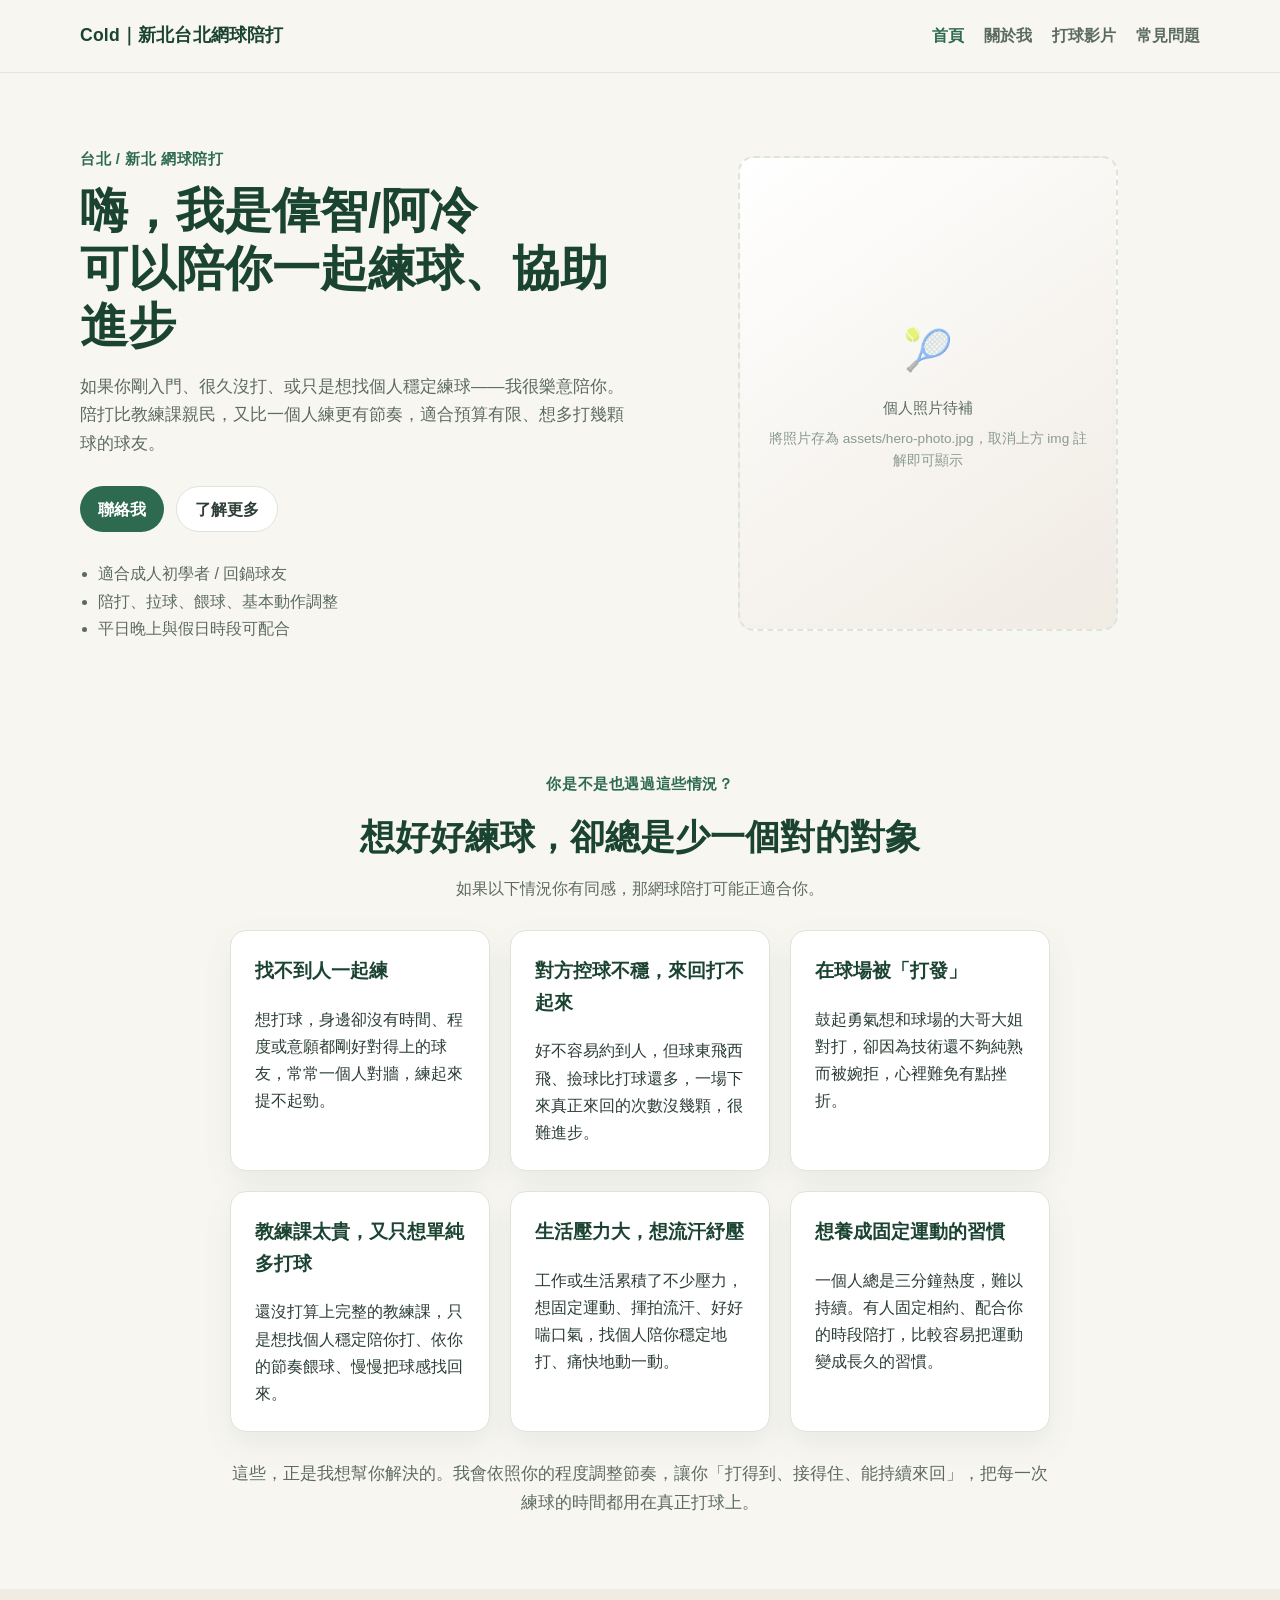
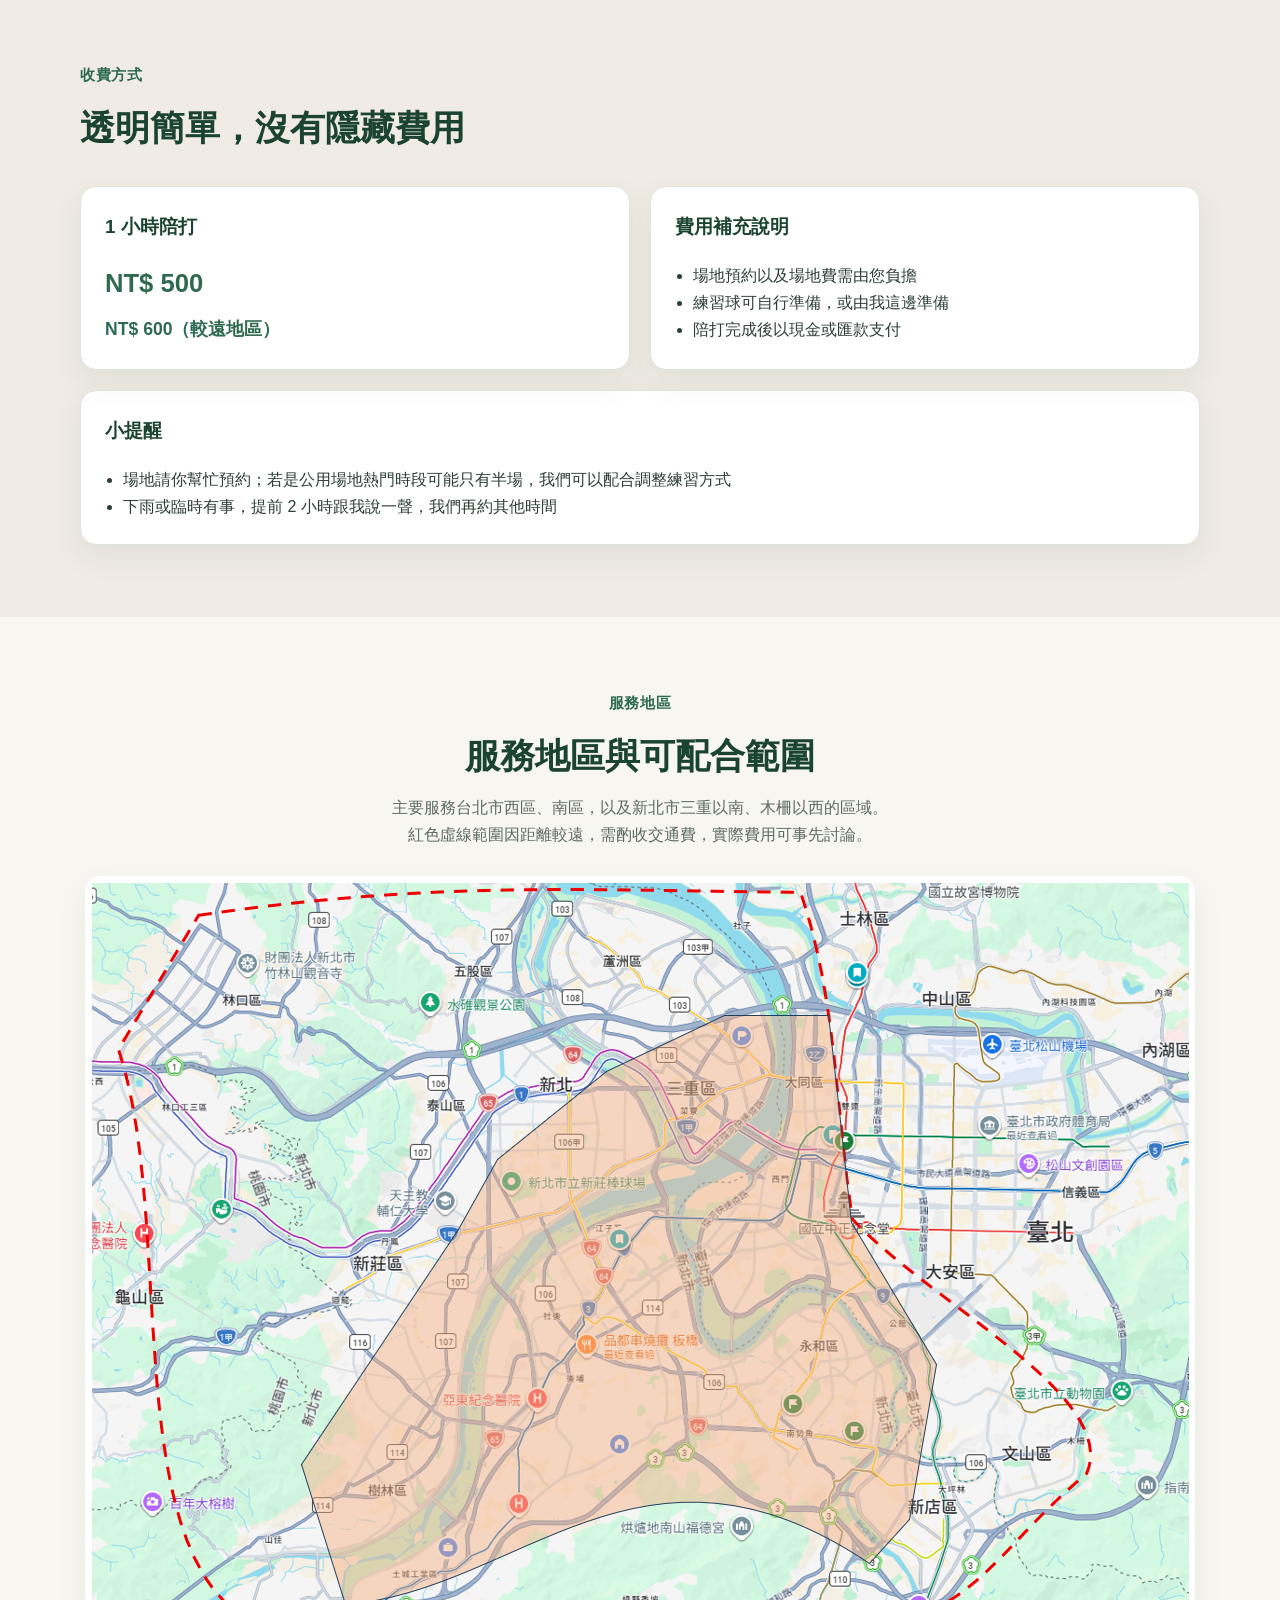
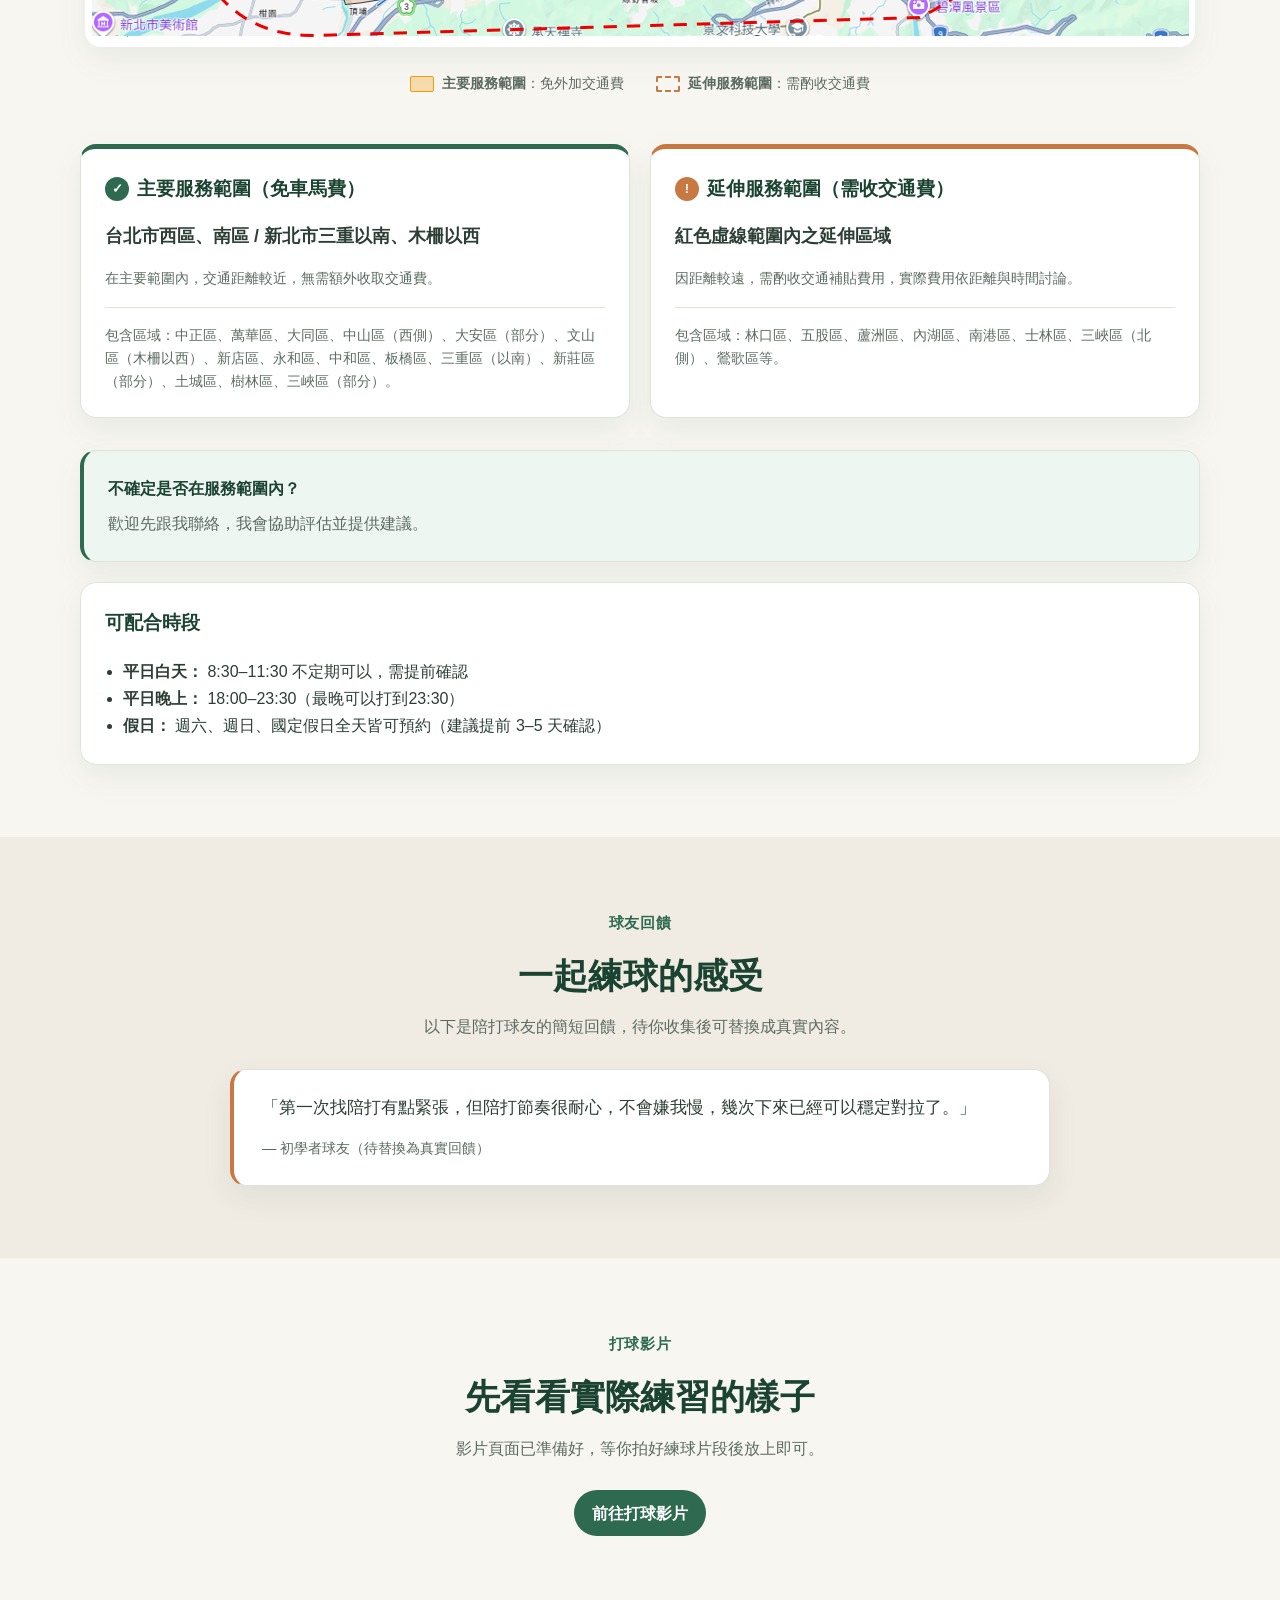
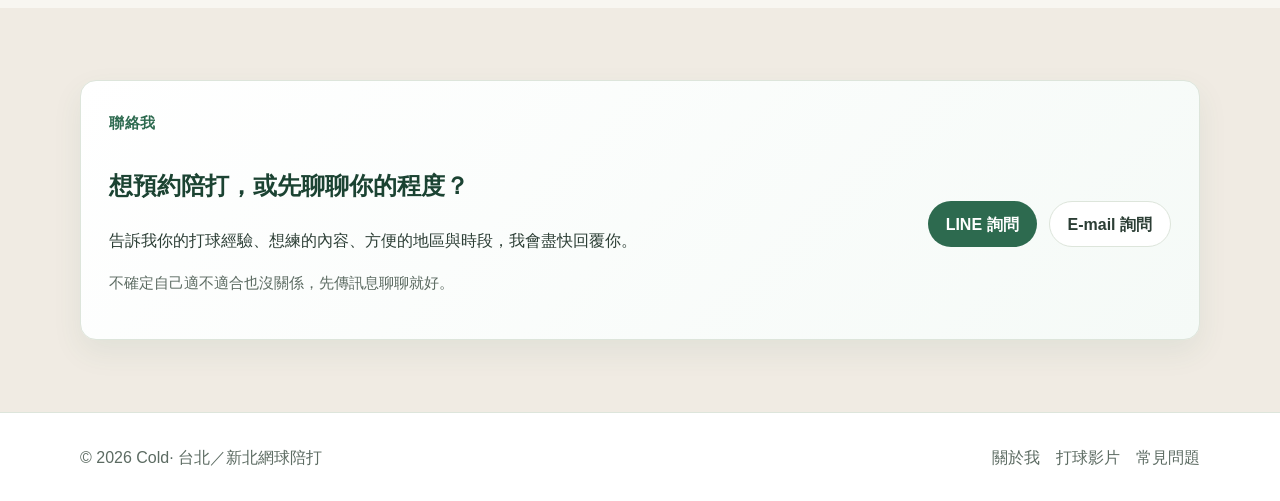
<file: index.html>
<!DOCTYPE html>
<html lang="zh-Hant">
<head>
  <meta charset="UTF-8" />
  <meta name="viewport" content="width=device-width, initial-scale=1.0" />
  <title>台北網球陪打｜成人初學者陪練、拉球、餵球｜[你的名字]</title>
  <meta name="description" content="提供台北／新北網球陪打服務，適合成人初學者、回鍋球友與想加強穩定拉球、餵球、球感與基本動作的人。可配合平日晚上與假日。" />
  <meta name="keywords" content="台北網球陪打, 新北網球陪打, 網球陪打, 網球陪練, 成人初學者網球, 網球餵球, 網球拉球" />
  <meta name="robots" content="noindex, nofollow" />

  <meta property="og:title" content="台北網球陪打｜成人初學者陪練、拉球、餵球｜[你的名字]" />
  <meta property="og:description" content="台北／新北網球陪打服務，適合成人初學者、回鍋球友與想增加穩定拉球、球感與擊球節奏的人。" />
  <meta property="og:type" content="website" />
  <meta property="og:locale" content="zh_TW" />

  <link rel="stylesheet" href="assets/style.css" />
</head>
<body>
  <header class="site-header">
    <div class="container nav-wrap">
      <a href="index.html" class="brand">Cold｜新北台北網球陪打</a>
      <nav class="nav">
        <a href="index.html" class="active">首頁</a>
        <a href="about.html">關於我</a>
        <a href="videos.html">打球影片</a>
        <a href="faq.html">常見問題</a>
      </nav>
    </div>
  </header>

  <main>
    <section class="hero">
      <div class="container hero-grid hero-grid--with-photo">
        <div class="hero-text">
          <p class="eyebrow">台北 / 新北 網球陪打</p>
          <h1>嗨，我是偉智/阿冷<br> 可以陪你一起練球、協助進步</h1>
          <p class="lead">
            如果你剛入門、很久沒打、或只是想找個人穩定練球——我很樂意陪你。
            陪打比教練課親民，又比一個人練更有節奏，適合預算有限、想多打幾顆球的球友。
          </p>

          <div class="hero-buttons">
            <a class="btn btn-primary" href="#contact">聯絡我</a>
            <a class="btn btn-secondary" href="about.html">了解更多</a>
          </div>

          <ul class="quick-points">
            <li>適合成人初學者 / 回鍋球友</li>
            <li>陪打、拉球、餵球、基本動作調整</li>
            <li>平日晚上與假日時段可配合</li>
          </ul>
        </div>

        <div class="photo-placeholder">
          <!-- 照片準備好後，取消下方註解並刪除 .photo-placeholder-text 區塊 -->
          <!-- <img src="assets/hero-photo.jpg" alt="[你的名字] 在球場練球的照片"> -->
          <div class="photo-placeholder-icon">🎾</div>
          <p class="photo-placeholder-text">
            個人照片待補
            <span>將照片存為 assets/hero-photo.jpg，取消上方 img 註解即可顯示</span>
          </p>
        </div>
      </div>
    </section>

    <section class="section">
      <div class="container narrow">
        <div class="section-heading section-heading--center">
          <p class="section-label">你是不是也遇過這些情況？</p>
          <h2>想好好練球，卻總是少一個對的對象</h2>
          <p class="section-desc">如果以下情況你有同感，那網球陪打可能正適合你。</p>
        </div>

        <div class="cards three-cols">
          <article class="card">
            <h3>找不到人一起練</h3>
            <p>
              想打球，身邊卻沒有時間、程度或意願都剛好對得上的球友，常常一個人對牆，練起來提不起勁。
            </p>
          </article>

          <article class="card">
            <h3>對方控球不穩，來回打不起來</h3>
            <p>
              好不容易約到人，但球東飛西飛、撿球比打球還多，一場下來真正來回的次數沒幾顆，很難進步。
            </p>
          </article>

          <article class="card">
            <h3>在球場被「打發」</h3>
            <p>
              鼓起勇氣想和球場的大哥大姐對打，卻因為技術還不夠純熟而被婉拒，心裡難免有點挫折。
            </p>
          </article>

          <article class="card">
            <h3>教練課太貴，又只想單純多打球</h3>
            <p>
              還沒打算上完整的教練課，只是想找個人穩定陪你打、依你的節奏餵球、慢慢把球感找回來。
            </p>
          </article>

          <article class="card">
            <h3>生活壓力大，想流汗紓壓</h3>
            <p>
              工作或生活累積了不少壓力，想固定運動、揮拍流汗、好好喘口氣，找個人陪你穩定地打、痛快地動一動。
            </p>
          </article>

          <article class="card">
            <h3>想養成固定運動的習慣</h3>
            <p>
              一個人總是三分鐘熱度，難以持續。有人固定相約、配合你的時段陪打，比較容易把運動變成長久的習慣。
            </p>
          </article>
        </div>

        <p class="lead" style="text-align: center; margin-top: 28px;">
          這些，正是我想幫你解決的。我會依照你的程度調整節奏，讓你「打得到、接得住、能持續來回」，把每一次練球的時間都用在真正打球上。
        </p>
      </div>
    </section>

    <section class="section section-alt">
      <div class="container">
        <div class="section-heading">
          <p class="section-label">收費方式</p>
          <h2>透明簡單，沒有隱藏費用</h2>
        </div>

        <div class="cards two-cols">
          <article class="card">
            <h3>1 小時陪打</h3>
            <p class="price">NT$ 500</p>
            <p class="price" style="font-size: 1.1rem;">NT$ 600（較遠地區）</p>
          </article>

          <article class="card">
            <h3>費用補充說明</h3>
            <ul class="list">
              <li>場地預約以及場地費需由您負擔</li>
              <li>練習球可自行準備，或由我這邊準備</li>
              <li>陪打完成後以現金或匯款支付</li>
            </ul>
          </article>
        </div>

        <div class="card note-card">
          <h3>小提醒</h3>
          <ul class="list">
            <li>場地請你幫忙預約；若是公用場地熱門時段可能只有半場，我們可以配合調整練習方式</li>
            <li>下雨或臨時有事，提前 2 小時跟我說一聲，我們再約其他時間</li>
          </ul>
        </div>
      </div>
    </section>

    <section class="section area-section">
      <div class="container">
        <div class="section-heading section-heading--center">
          <p class="section-label">服務地區</p>
          <h2>服務地區與可配合範圍</h2>
          <p class="section-desc">
            主要服務台北市西區、南區，以及新北市三重以南、木柵以西的區域。<br>
            紅色虛線範圍因距離較遠，需酌收交通費，實際費用可事先討論。
          </p>
        </div>

        <div class="map-container">
          <img src="assets/service-map.png" alt="網球陪打服務地區範圍地圖" class="responsive-map">

          <div class="map-legend">
            <div class="legend-item">
              <span class="legend-swatch legend-swatch--primary"></span>
              <span><strong>主要服務範圍</strong>：免外加交通費</span>
            </div>
            <div class="legend-item">
              <span class="legend-swatch legend-swatch--extension"></span>
              <span><strong>延伸服務範圍</strong>：需酌收交通費</span>
            </div>
          </div>
        </div>

        <div class="two-col" style="margin-bottom: 2rem;">
          <div class="card area-card area-card--primary">
            <h3>
              <span class="area-badge area-badge--primary">✓</span>
              主要服務範圍（免車馬費）
            </h3>
            <p class="area-card-title">台北市西區、南區 / 新北市三重以南、木柵以西</p>
            <p class="area-card-desc">在主要範圍內，交通距離較近，無需額外收取交通費。</p>
            <hr class="area-divider">
            <p class="area-regions">
              包含區域：中正區、萬華區、大同區、中山區（西側）、大安區（部分）、文山區（木柵以西）、新店區、永和區、中和區、板橋區、三重區（以南）、新莊區（部分）、土城區、樹林區、三峽區（部分）。
            </p>
          </div>

          <div class="card area-card area-card--extension">
            <h3>
              <span class="area-badge area-badge--extension">!</span>
              延伸服務範圍（需收交通費）
            </h3>
            <p class="area-card-title">紅色虛線範圍內之延伸區域</p>
            <p class="area-card-desc">因距離較遠，需酌收交通補貼費用，實際費用依距離與時間討論。</p>
            <hr class="area-divider">
            <p class="area-regions">
              包含區域：林口區、五股區、蘆洲區、內湖區、南港區、士林區、三峽區（北側）、鶯歌區等。
            </p>
          </div>
        </div>

        <div class="card note-card note-card--info">
          <h4>不確定是否在服務範圍內？</h4>
          <p style="margin: 0; color: var(--muted);">
            歡迎先跟我聯絡，我會協助評估並提供建議。
          </p>
        </div>

        <div class="card" style="margin-top: 20px;">
          <h3>可配合時段</h3>
          <ul class="list">
            <li><strong>平日白天：</strong> 8:30–11:30 不定期可以，需提前確認</li>
            <li><strong>平日晚上：</strong> 18:00–23:30（最晚可以打到23:30）</li>
            <li><strong>假日：</strong> 週六、週日、國定假日全天皆可預約（建議提前 3–5 天確認）</li>
          </ul>
        </div>
      </div>
    </section>

    <section class="section section-alt">
      <div class="container narrow">
        <div class="section-heading section-heading--center">
          <p class="section-label">球友回饋</p>
          <h2>一起練球的感受</h2>
          <p class="section-desc">以下是陪打球友的簡短回饋，待你收集後可替換成真實內容。</p>
        </div>

        <div class="testimonial">
          <blockquote>
            「第一次找陪打有點緊張，但陪打節奏很耐心，不會嫌我慢，幾次下來已經可以穩定對拉了。」
          </blockquote>
          <cite>— 初學者球友（待替換為真實回饋）</cite>
        </div>
      </div>
    </section>

    <section class="section">
      <div class="container">
        <div class="section-heading section-heading--center">
          <p class="section-label">打球影片</p>
          <h2>先看看實際練習的樣子</h2>
          <p class="section-desc">影片頁面已準備好，等你拍好練球片段後放上即可。</p>
        </div>

        <div style="text-align: center;">
          <a class="btn btn-primary" href="videos.html">前往打球影片</a>
        </div>
      </div>
    </section>

    <section class="section section-alt" id="contact">
      <div class="container">
        <div class="contact-box">
          <div>
            <p class="section-label">聯絡我</p>
            <h2>想預約陪打，或先聊聊你的程度？</h2>
            <p>
              告訴我你的打球經驗、想練的內容、方便的地區與時段，我會盡快回覆你。
            </p>
            <p class="contact-note">不確定自己適不適合也沒關係，先傳訊息聊聊就好。</p>
          </div>

          <div class="contact-actions">
            <a class="btn btn-primary" href="https://line.me/ti/p/~becausecold" target="_blank" rel="noopener">LINE 詢問</a>
            <a class="btn btn-secondary" href="mailto:becausecold@gmail.com">E-mail 詢問</a>
          </div>
        </div>
      </div>
    </section>
  </main>

  <footer class="site-footer">
    <div class="container footer-wrap">
      <p>© 2026 Cold· 台北／新北網球陪打</p>
      <div class="footer-links">
        <a href="about.html">關於我</a>
        <a href="videos.html">打球影片</a>
        <a href="faq.html">常見問題</a>
      </div>
    </div>
  </footer>
</body>
</html>
</file>
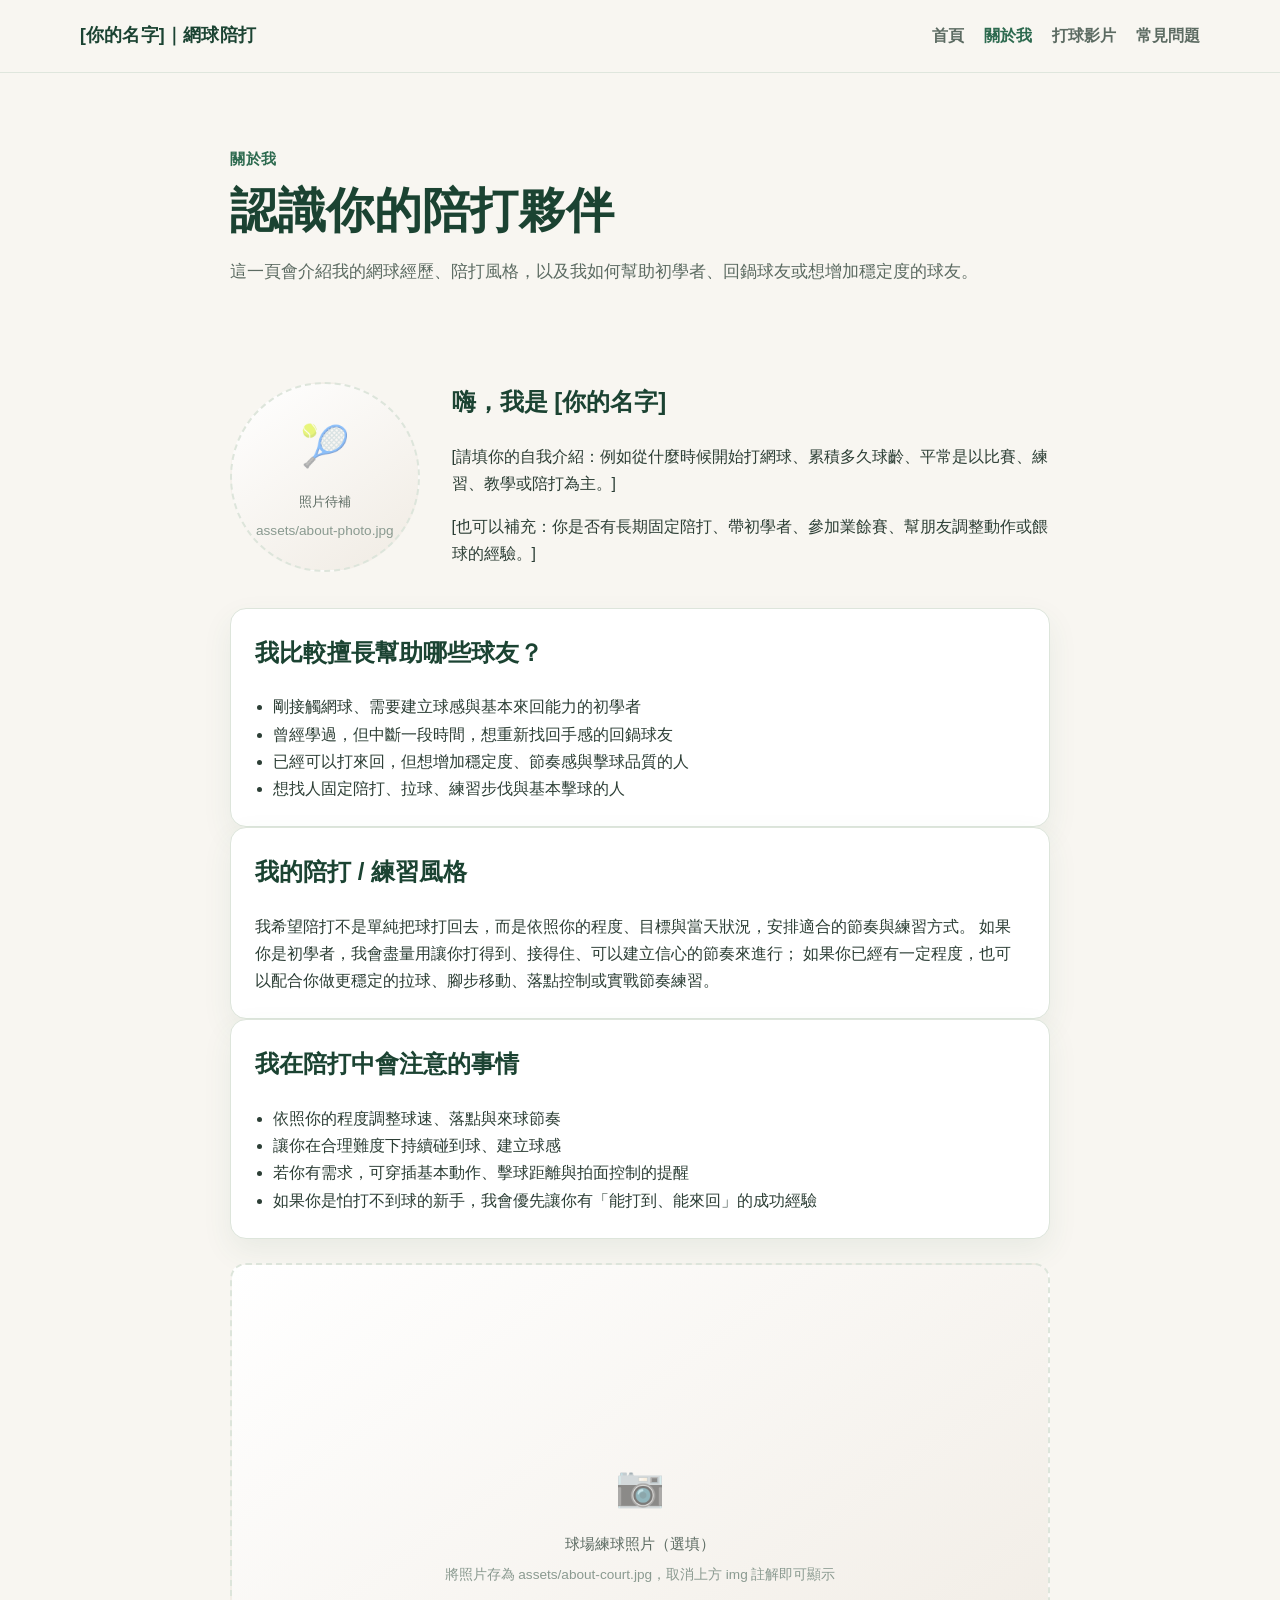
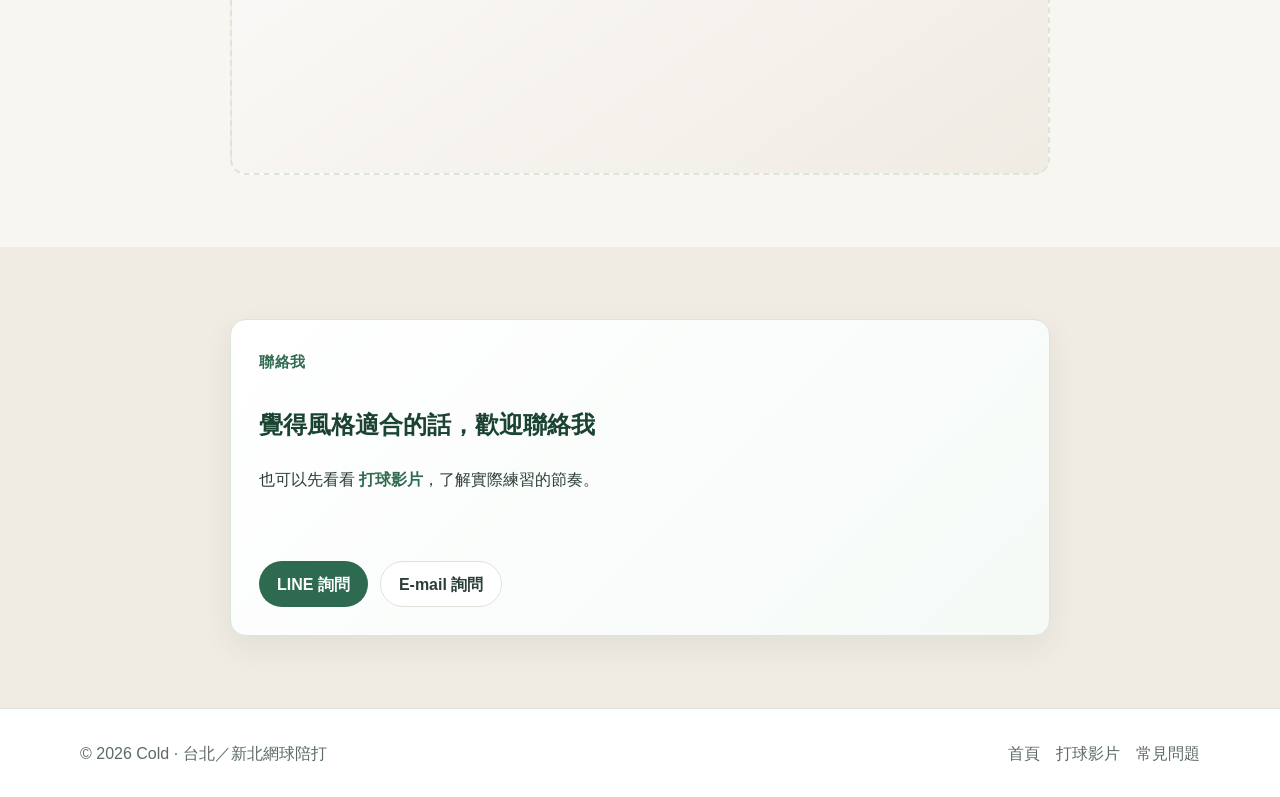
<file: about.html>
<!DOCTYPE html>
<html lang="zh-Hant">
<head>
  <meta charset="UTF-8" />
  <meta name="viewport" content="width=device-width, initial-scale=1.0" />
  <title>關於我｜網球陪打經歷與風格｜[你的名字]</title>
  <meta name="description" content="了解我的網球經歷、陪打風格、適合的學員類型，以及我如何安排陪打、拉球、餵球與基礎練習內容。" />
  <link rel="stylesheet" href="assets/style.css" />
</head>
<body>
  <header class="site-header">
    <div class="container nav-wrap">
      <a href="index.html" class="brand">[你的名字]｜網球陪打</a>
      <nav class="nav">
        <a href="index.html">首頁</a>
        <a href="about.html" class="active">關於我</a>
        <a href="videos.html">打球影片</a>
        <a href="faq.html">常見問題</a>
      </nav>
    </div>
  </header>

  <main>
    <section class="page-hero">
      <div class="container narrow">
        <p class="eyebrow">關於我</p>
        <h1>認識你的陪打夥伴</h1>
        <p class="lead">
          這一頁會介紹我的網球經歷、陪打風格，以及我如何幫助初學者、回鍋球友或想增加穩定度的球友。
        </p>
      </div>
    </section>

    <section class="section">
      <div class="container narrow">
        <div class="about-intro">
          <div class="photo-placeholder photo-placeholder--round">
            <!-- 照片準備好後，取消下方註解並刪除 .photo-placeholder-text 區塊 -->
            <!-- <img src="assets/about-photo.jpg" alt="[你的名字] 的照片"> -->
            <div class="photo-placeholder-icon">🎾</div>
            <p class="photo-placeholder-text" style="font-size: 0.8rem;">
              照片待補
              <span>assets/about-photo.jpg</span>
            </p>
          </div>

          <div>
            <h2 style="margin-top: 0; color: var(--primary-dark);">嗨，我是 [你的名字]</h2>
            <p>
              [請填你的自我介紹：例如從什麼時候開始打網球、累積多久球齡、平常是以比賽、練習、教學或陪打為主。]
            </p>
            <p>
              [也可以補充：你是否有長期固定陪打、帶初學者、參加業餘賽、幫朋友調整動作或餵球的經驗。]
            </p>
          </div>
        </div>

        <div class="card">
          <h2>我比較擅長幫助哪些球友？</h2>
          <ul class="list">
            <li>剛接觸網球、需要建立球感與基本來回能力的初學者</li>
            <li>曾經學過，但中斷一段時間，想重新找回手感的回鍋球友</li>
            <li>已經可以打來回，但想增加穩定度、節奏感與擊球品質的人</li>
            <li>想找人固定陪打、拉球、練習步伐與基本擊球的人</li>
          </ul>
        </div>

        <div class="card">
          <h2>我的陪打 / 練習風格</h2>
          <p>
            我希望陪打不是單純把球打回去，而是依照你的程度、目標與當天狀況，安排適合的節奏與練習方式。
            如果你是初學者，我會盡量用讓你打得到、接得住、可以建立信心的節奏來進行；
            如果你已經有一定程度，也可以配合你做更穩定的拉球、腳步移動、落點控制或實戰節奏練習。
          </p>
        </div>

        <div class="card">
          <h2>我在陪打中會注意的事情</h2>
          <ul class="list">
            <li>依照你的程度調整球速、落點與來球節奏</li>
            <li>讓你在合理難度下持續碰到球、建立球感</li>
            <li>若你有需求，可穿插基本動作、擊球距離與拍面控制的提醒</li>
            <li>如果你是怕打不到球的新手，我會優先讓你有「能打到、能來回」的成功經驗</li>
          </ul>
        </div>

        <div class="photo-placeholder photo-placeholder--wide" style="margin-top: 24px;">
          <!-- 可選：球場練球照片 -->
          <!-- <img src="assets/about-court.jpg" alt="球場練球照片"> -->
          <div class="photo-placeholder-icon">📷</div>
          <p class="photo-placeholder-text">
            球場練球照片（選填）
            <span>將照片存為 assets/about-court.jpg，取消上方 img 註解即可顯示</span>
          </p>
        </div>
      </div>
    </section>

    <section class="section section-alt">
      <div class="container narrow">
        <div class="contact-box" style="flex-direction: column; align-items: flex-start;">
          <div>
            <p class="section-label">聯絡我</p>
            <h2>覺得風格適合的話，歡迎聯絡我</h2>
            <p>也可以先看看 <a href="videos.html" style="color: var(--primary); font-weight: 600;">打球影片</a>，了解實際練習的節奏。</p>
          </div>
          <div class="contact-actions">
            <a class="btn btn-primary" href="https://line.me/ti/p/~becausecold" target="_blank" rel="noopener">LINE 詢問</a>
            <a class="btn btn-secondary" href="mailto:becausecold@gmail.com">E-mail 詢問</a>
          </div>
        </div>
      </div>
    </section>
  </main>

  <footer class="site-footer">
    <div class="container footer-wrap">
      <p>© 2026 Cold · 台北／新北網球陪打</p>
      <div class="footer-links">
        <a href="index.html">首頁</a>
        <a href="videos.html">打球影片</a>
        <a href="faq.html">常見問題</a>
      </div>
    </div>
  </footer>
</body>
</html>
</file>
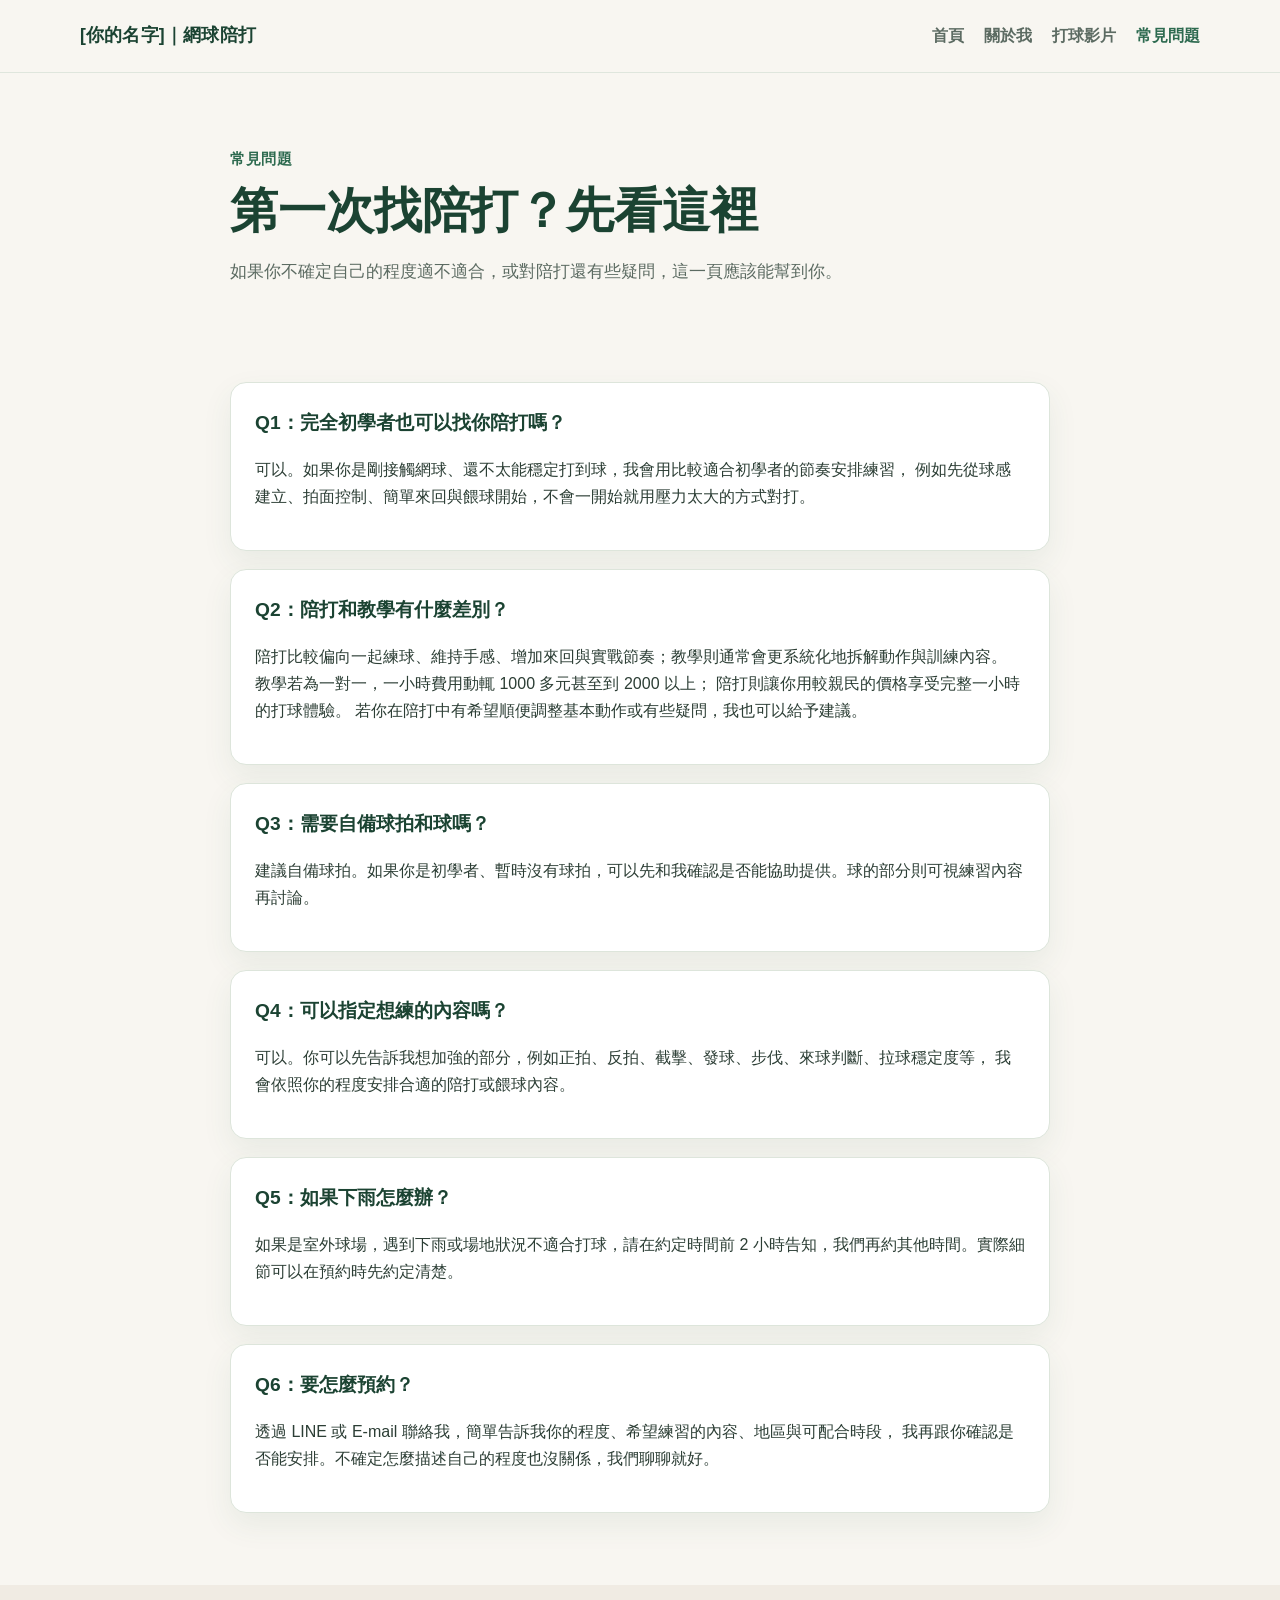
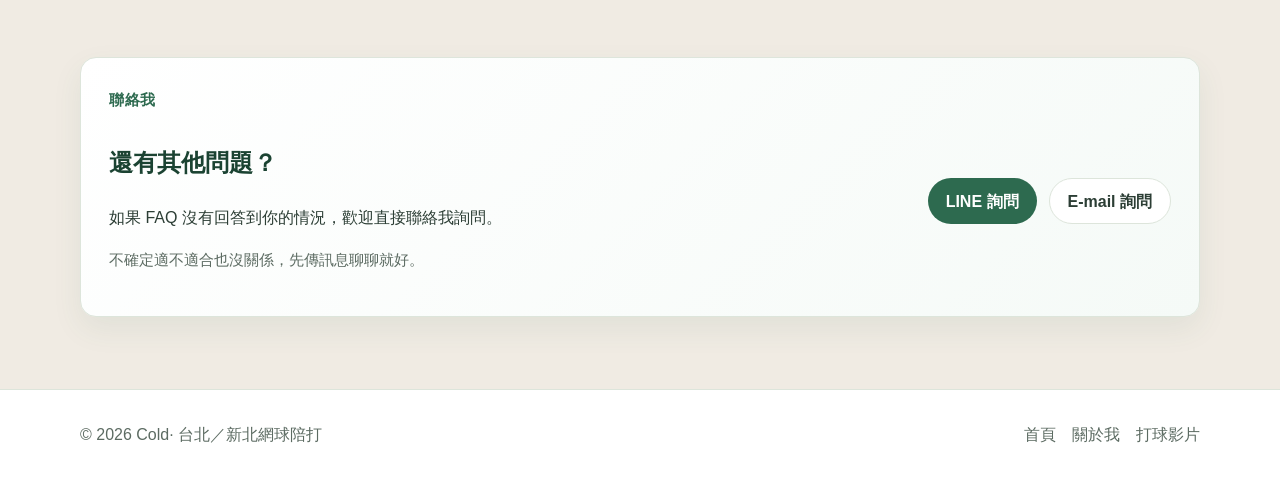
<file: faq.html>
<!DOCTYPE html>
<html lang="zh-Hant">
<head>
  <meta charset="UTF-8" />
  <meta name="viewport" content="width=device-width, initial-scale=1.0" />
  <title>常見問題｜網球陪打 FAQ｜[你的名字]</title>
  <meta name="description" content="網球陪打常見問題整理：初學者是否適合、需要自備球拍嗎、陪打與教學有何不同、雨天如何處理、如何預約等。" />
  <link rel="stylesheet" href="assets/style.css" />
</head>
<body>
  <header class="site-header">
    <div class="container nav-wrap">
      <a href="index.html" class="brand">[你的名字]｜網球陪打</a>
      <nav class="nav">
        <a href="index.html">首頁</a>
        <a href="about.html">關於我</a>
        <a href="videos.html">打球影片</a>
        <a href="faq.html" class="active">常見問題</a>
      </nav>
    </div>
  </header>

  <main>
    <section class="page-hero">
      <div class="container narrow">
        <p class="eyebrow">常見問題</p>
        <h1>第一次找陪打？先看這裡</h1>
        <p class="lead">
          如果你不確定自己的程度適不適合，或對陪打還有些疑問，這一頁應該能幫到你。
        </p>
      </div>
    </section>

    <section class="section">
      <div class="container narrow">
        <div class="faq-list">
          <article class="faq-item">
            <h2>Q1：完全初學者也可以找你陪打嗎？</h2>
            <p>
              可以。如果你是剛接觸網球、還不太能穩定打到球，我會用比較適合初學者的節奏安排練習，
              例如先從球感建立、拍面控制、簡單來回與餵球開始，不會一開始就用壓力太大的方式對打。
            </p>
          </article>

          <article class="faq-item">
            <h2>Q2：陪打和教學有什麼差別？</h2>
            <p>
              陪打比較偏向一起練球、維持手感、增加來回與實戰節奏；教學則通常會更系統化地拆解動作與訓練內容。
              教學若為一對一，一小時費用動輒 1000 多元甚至到 2000 以上；
              陪打則讓你用較親民的價格享受完整一小時的打球體驗。
              若你在陪打中有希望順便調整基本動作或有些疑問，我也可以給予建議。
            </p>
          </article>

          <article class="faq-item">
            <h2>Q3：需要自備球拍和球嗎？</h2>
            <p>
              建議自備球拍。如果你是初學者、暫時沒有球拍，可以先和我確認是否能協助提供。球的部分則可視練習內容再討論。
            </p>
          </article>

          <article class="faq-item">
            <h2>Q4：可以指定想練的內容嗎？</h2>
            <p>
              可以。你可以先告訴我想加強的部分，例如正拍、反拍、截擊、發球、步伐、來球判斷、拉球穩定度等，
              我會依照你的程度安排合適的陪打或餵球內容。
            </p>
          </article>

          <article class="faq-item">
            <h2>Q5：如果下雨怎麼辦？</h2>
            <p>
              如果是室外球場，遇到下雨或場地狀況不適合打球，請在約定時間前 2 小時告知，我們再約其他時間。實際細節可以在預約時先約定清楚。
            </p>
          </article>

          <article class="faq-item">
            <h2>Q6：要怎麼預約？</h2>
            <p>
              透過 LINE 或 E-mail 聯絡我，簡單告訴我你的程度、希望練習的內容、地區與可配合時段，
              我再跟你確認是否能安排。不確定怎麼描述自己的程度也沒關係，我們聊聊就好。
            </p>
          </article>
        </div>
      </div>
    </section>

    <section class="section section-alt" id="contact">
      <div class="container">
        <div class="contact-box">
          <div>
            <p class="section-label">聯絡我</p>
            <h2>還有其他問題？</h2>
            <p>如果 FAQ 沒有回答到你的情況，歡迎直接聯絡我詢問。</p>
            <p class="contact-note">不確定適不適合也沒關係，先傳訊息聊聊就好。</p>
          </div>
          <div class="contact-actions">
            <a class="btn btn-primary" href="https://line.me/ti/p/~becausecold" target="_blank" rel="noopener">LINE 詢問</a>
            <a class="btn btn-secondary" href="mailto:becausecold@gmail.com">E-mail 詢問</a>
          </div>
        </div>
      </div>
    </section>
  </main>

  <footer class="site-footer">
    <div class="container footer-wrap">
      <p>© 2026 Cold· 台北／新北網球陪打</p>
      <div class="footer-links">
        <a href="index.html">首頁</a>
        <a href="about.html">關於我</a>
        <a href="videos.html">打球影片</a>
      </div>
    </div>
  </footer>
</body>
</html>
</file>
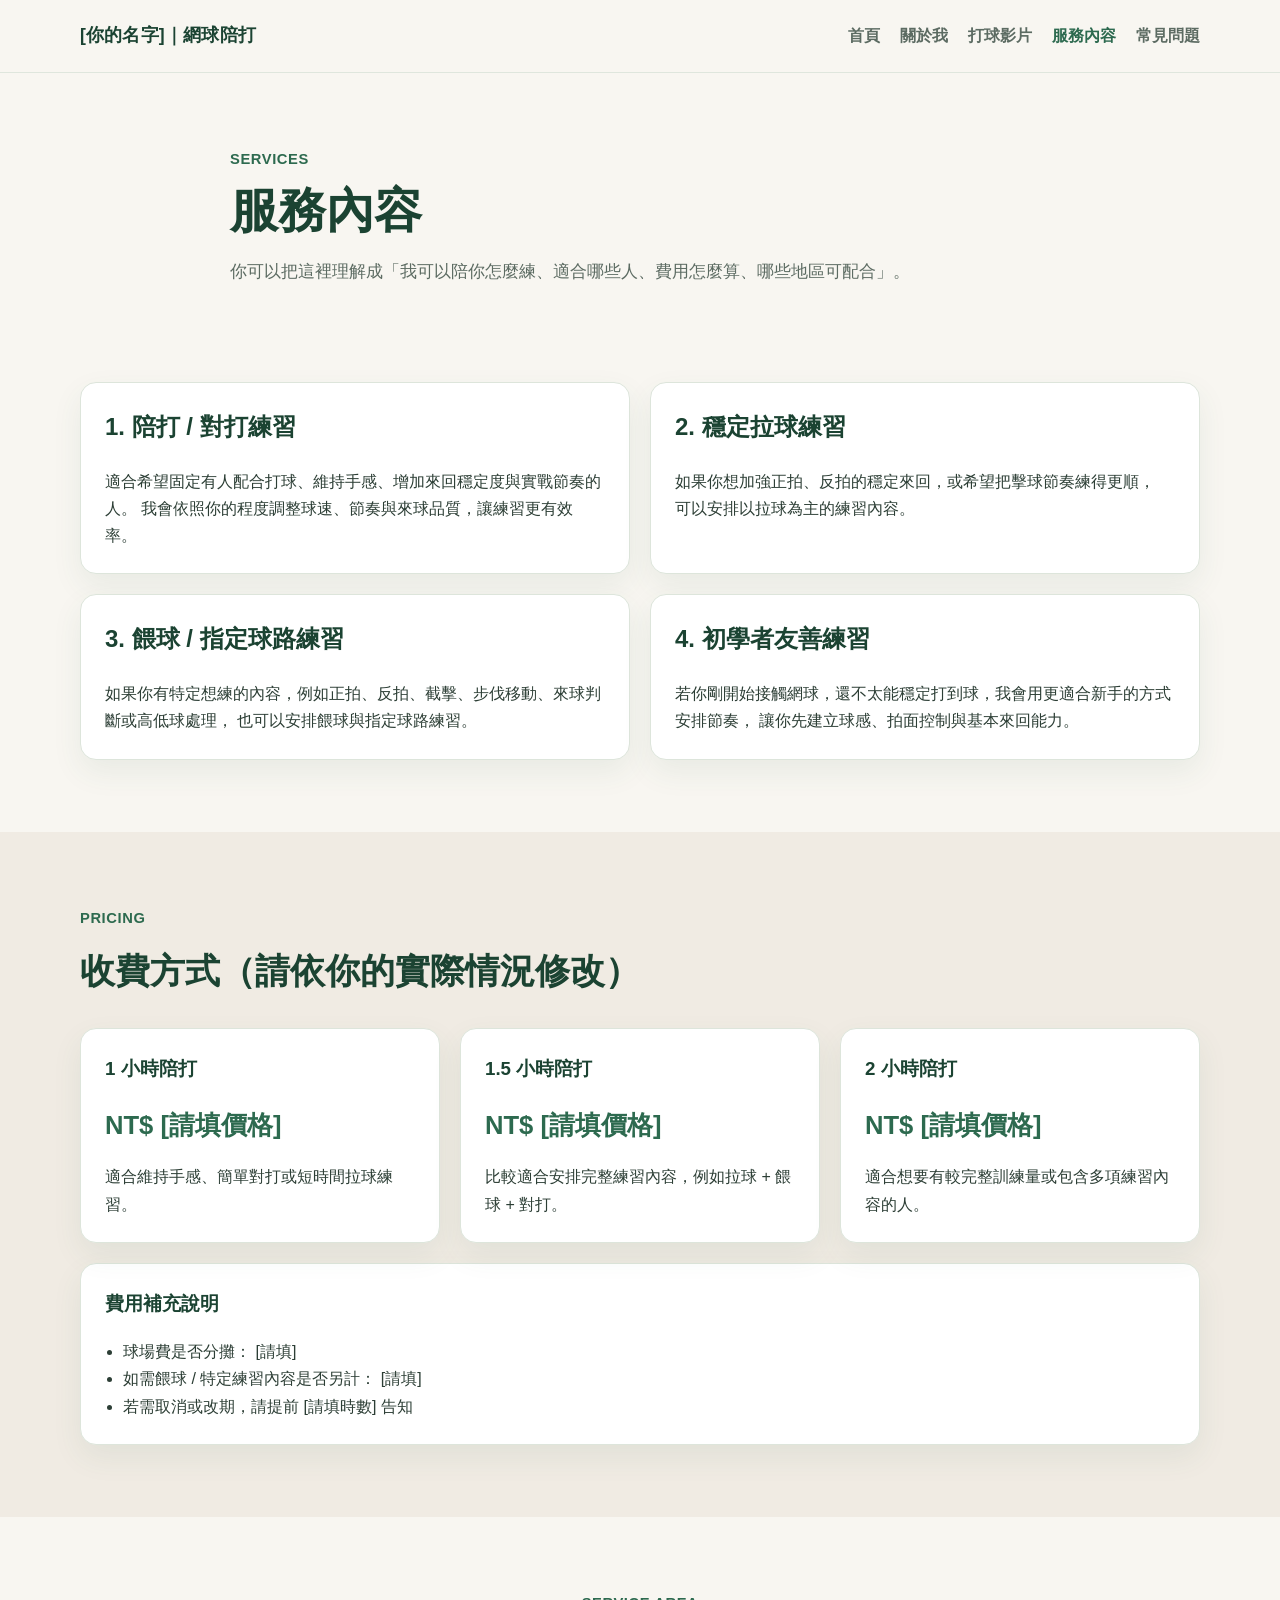
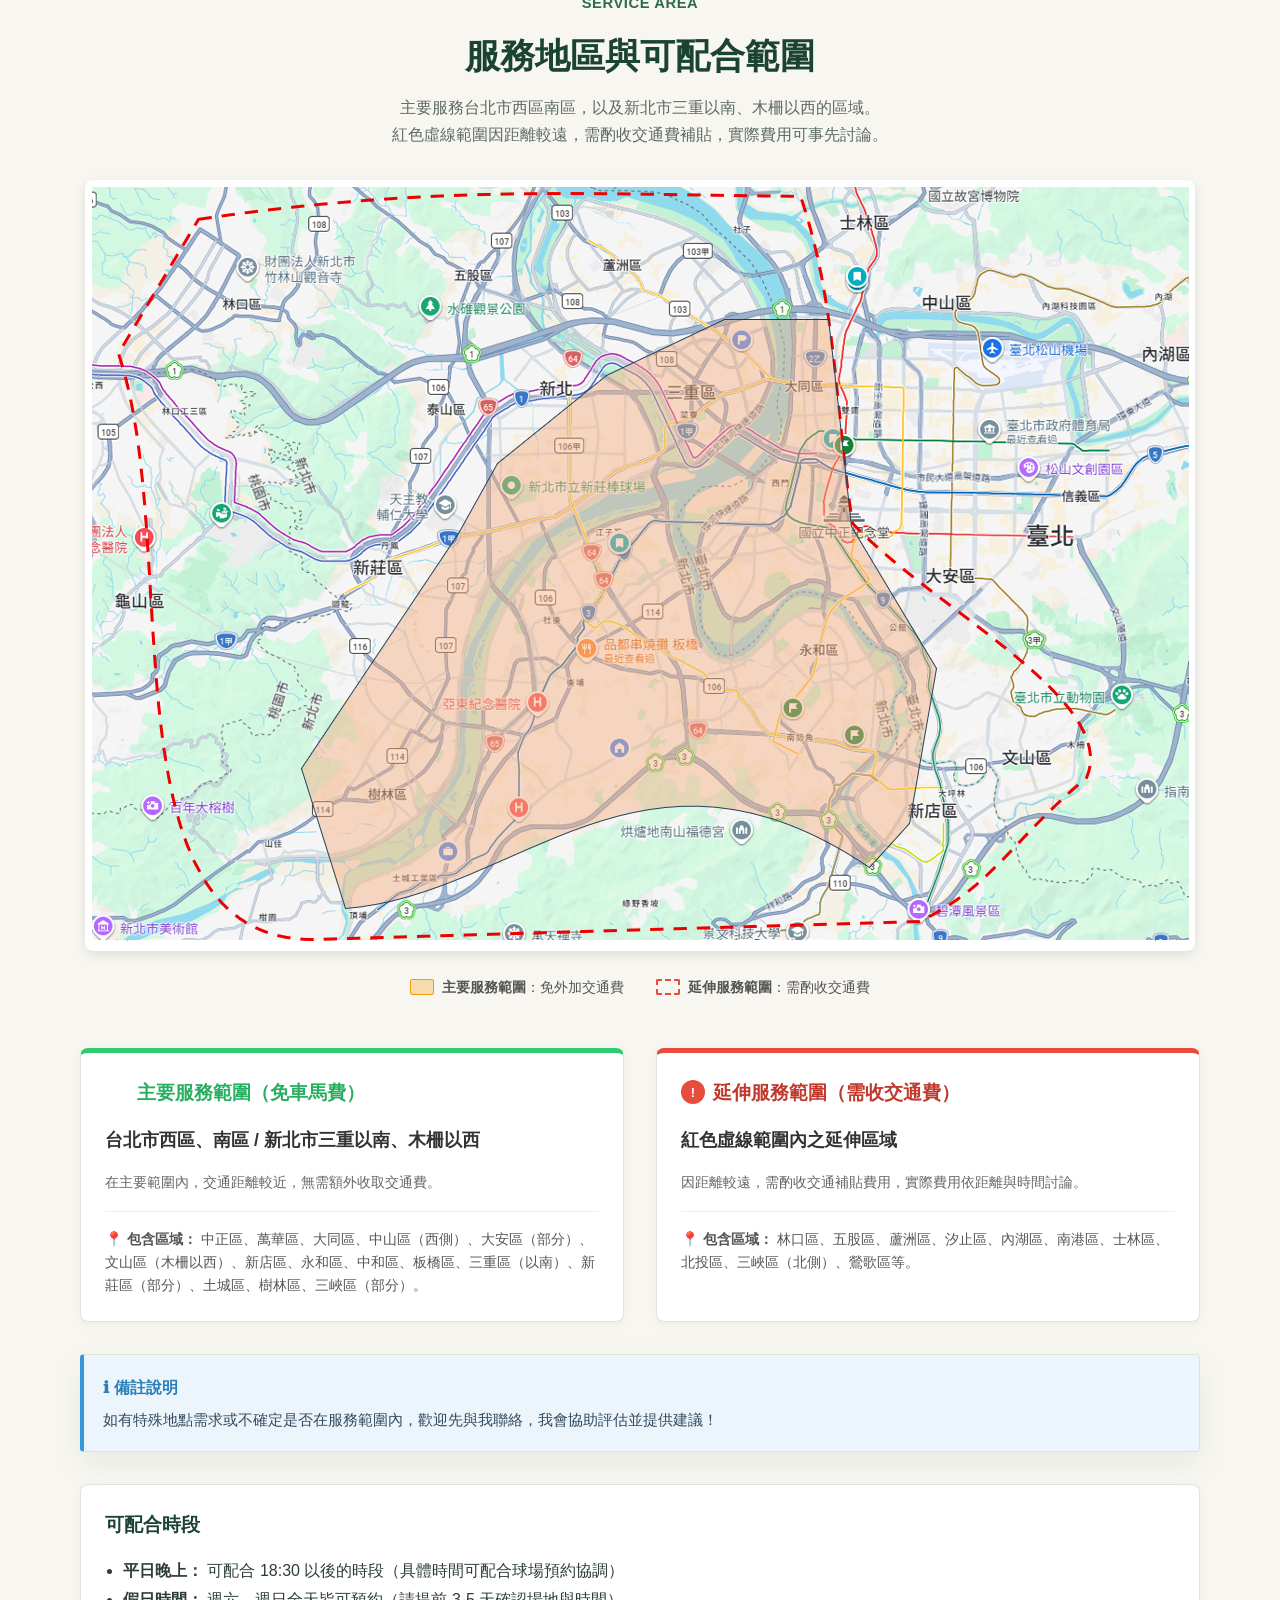
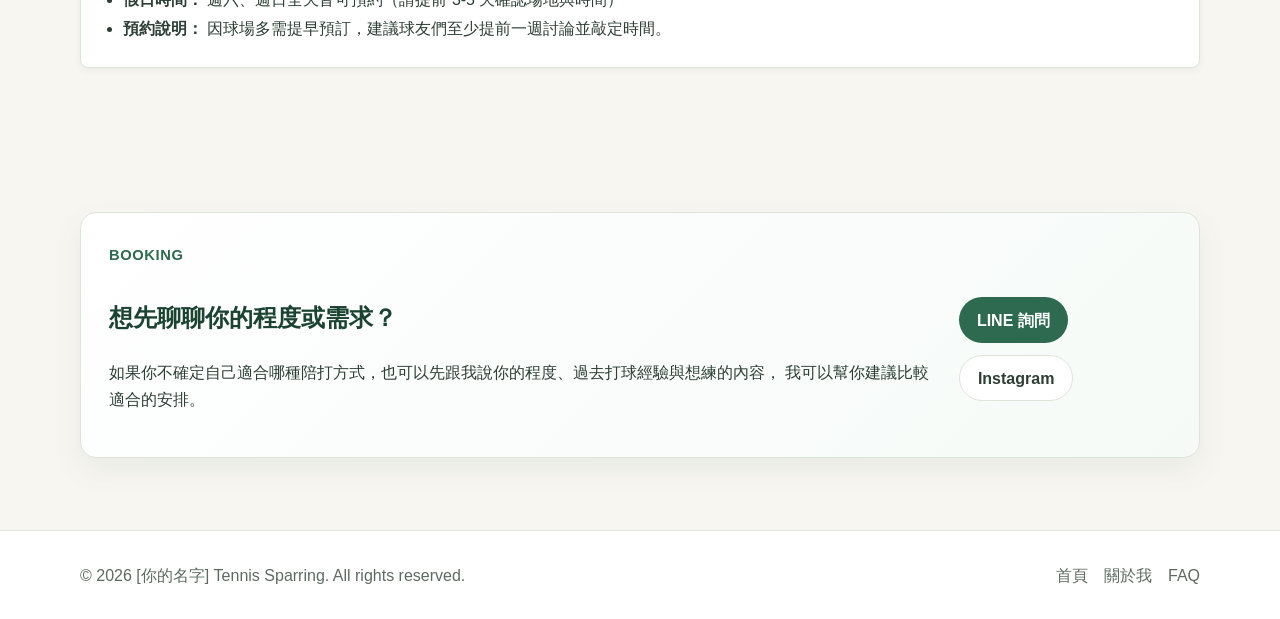
<file: services.html>
<!DOCTYPE html>
<html lang="zh-Hant">
<head>
  <meta charset="UTF-8" />
  <meta name="viewport" content="width=device-width, initial-scale=1.0" />
  <title>服務內容｜網球陪打、拉球、餵球、初學者練習｜[你的名字]</title>
  <meta name="description" content="提供網球陪打、穩定拉球、餵球、初學者練習與基本動作調整服務，可配合台北／新北地區球場與平日晚上、假日時段。" />
  <link rel="stylesheet" href="assets/style.css" />
</head>
<body>
  <header class="site-header">
    <div class="container nav-wrap">
      <a href="index.html" class="brand">[你的名字]｜網球陪打</a>
      <nav class="nav">
        <a href="index.html">首頁</a>
        <a href="about.html">關於我</a>
        <a href="videos.html">打球影片</a>
        <a href="services.html" class="active">服務內容</a>
        <a href="faq.html">常見問題</a>
      </nav>
    </div>
  </header>

  <main>
    <section class="page-hero">
      <div class="container narrow">
        <p class="eyebrow">SERVICES</p>
        <h1>服務內容</h1>
        <p class="lead">
          你可以把這裡理解成「我可以陪你怎麼練、適合哪些人、費用怎麼算、哪些地區可配合」。
        </p>
      </div>
    </section>

    <section class="section">
      <div class="container">
        <div class="cards two-cols">
          <article class="card">
            <h2>1. 陪打 / 對打練習</h2>
            <p>
              適合希望固定有人配合打球、維持手感、增加來回穩定度與實戰節奏的人。
              我會依照你的程度調整球速、節奏與來球品質，讓練習更有效率。
            </p>
          </article>

          <article class="card">
            <h2>2. 穩定拉球練習</h2>
            <p>
              如果你想加強正拍、反拍的穩定來回，或希望把擊球節奏練得更順，
              可以安排以拉球為主的練習內容。
            </p>
          </article>

          <article class="card">
            <h2>3. 餵球 / 指定球路練習</h2>
            <p>
              如果你有特定想練的內容，例如正拍、反拍、截擊、步伐移動、來球判斷或高低球處理，
              也可以安排餵球與指定球路練習。
            </p>
          </article>

          <article class="card">
            <h2>4. 初學者友善練習</h2>
            <p>
              若你剛開始接觸網球，還不太能穩定打到球，我會用更適合新手的方式安排節奏，
              讓你先建立球感、拍面控制與基本來回能力。
            </p>
          </article>
        </div>
      </div>
    </section>

    <section class="section section-alt">
      <div class="container">
        <div class="section-heading">
          <p class="section-label">PRICING</p>
          <h2>收費方式（請依你的實際情況修改）</h2>
        </div>

        <div class="cards three-cols">
          <article class="card">
            <h3>1 小時陪打</h3>
            <p class="price">NT$ [請填價格]</p>
            <p>適合維持手感、簡單對打或短時間拉球練習。</p>
          </article>

          <article class="card">
            <h3>1.5 小時陪打</h3>
            <p class="price">NT$ [請填價格]</p>
            <p>比較適合安排完整練習內容，例如拉球 + 餵球 + 對打。</p>
          </article>

          <article class="card">
            <h3>2 小時陪打</h3>
            <p class="price">NT$ [請填價格]</p>
            <p>適合想要有較完整訓練量或包含多項練習內容的人。</p>
          </article>
        </div>

        <div class="card note-card">
          <h3>費用補充說明</h3>
          <ul class="list">
            <li>球場費是否分攤： [請填]</li>
            <li>如需餵球 / 特定練習內容是否另計： [請填]</li>
            <li>若需取消或改期，請提前 [請填時數] 告知</li>
          </ul>
        </div>
      </div>
    </section>
    <section class="section area-section">
      <div class="container">
        <div class="section-heading" style="text-align: center; margin-bottom: 2rem;">
          <p class="section-label">SERVICE AREA</p>
          <h2>服務地區與可配合範圍</h2>
          <p class="section-desc">
            主要服務台北市西區南區，以及新北市三重以南、木柵以西的區域。<br>
            紅色虛線範圍因距離較遠，需酌收交通費補貼，實際費用可事先討論。
          </p>
        </div>

        <!-- 地圖與圖例區塊 -->
        <div class="map-container" style="text-align: center; margin-bottom: 3rem;">
          <img src="assets/service-map.png" alt="網球陪打服務地區範圍地圖" class="responsive-map" style="max-width: 100%; height: auto; border-radius: 8px; box-shadow: 0 4px 12px rgba(0,0,0,0.1);">
          
          <!-- 圖例說明 -->
          <div class="map-legend" style="display: flex; justify-content: center; gap: 2rem; margin-top: 1.5rem; flex-wrap: wrap;">
            <div class="legend-item" style="display: flex; align-items: center; gap: 0.5rem;">
              <span style="display: inline-block; width: 24px; height: 16px; background-color: rgba(243, 156, 18, 0.3); border: 1px solid #f39c12; border-radius: 2px;"></span>
              <span style="font-size: 0.9rem; color: #555;"><strong>主要服務範圍</strong>：免外加交通費</span>
            </div>
            <div class="legend-item" style="display: flex; align-items: center; gap: 0.5rem;">
              <span style="display: inline-block; width: 24px; height: 16px; border: 2px dashed #e74c3c; border-radius: 2px;"></span>
              <span style="font-size: 0.9rem; color: #555;"><strong>延伸服務範圍</strong>：需酌收交通費</span>
            </div>
          </div>
        </div>

        <!-- 詳細地區與時段對照 (改為左右或上下排版) -->
        <div class="two-col" style="display: grid; grid-template-columns: repeat(auto-fit, minmax(300px, 1fr)); gap: 2rem; margin-bottom: 2rem;">
          
          <!-- 主要服務地區卡片 -->
          <div class="card area-card primary-area" style="border-top: 5px solid #2ecc71; padding: 1.5rem; background: #fff; border-radius: 8px; box-shadow: 0 2px 8px rgba(0,0,0,0.05);">
            <h3 style="color: #27ae60; margin-bottom: 1rem; display: flex; align-items: center; gap: 0.5rem;">
              <span style="background: #2ecc7 green; color: white; border-radius: 50%; width: 24px; height: 24px; display: inline-flex; align-items: center; justify-content: center; font-size: 0.8rem;">✓</span>
              主要服務範圍（免車馬費）
            </h3>
            <p style="font-weight: bold; color: #333; font-size: 1.1rem; margin-bottom: 0.5rem;">台北市西區、南區 / 新北市三重以南、木柵以西</p>
            <p style="color: #666; font-size: 0.9rem; margin-bottom: 1rem;">在主要範圍內，交通距離較近，無需額外收取交通費。</p>
            <hr style="border: 0; border-top: 1px solid #eee; margin-bottom: 1rem;">
            <p style="font-size: 0.9rem; color: #555; line-height: 1.6;">
              📍 <strong>包含區域：</strong> 中正區、萬華區、大同區、中山區（西側）、大安區（部分）、文山區（木柵以西）、新店區、永和區、中和區、板橋區、三重區（以南）、新莊區（部分）、土城區、樹林區、三峽區（部分）。
            </p>
          </div>

          <!-- 延伸服務地區卡片 -->
          <div class="card area-card extension-area" style="border-top: 5px solid #e74c3c; padding: 1.5rem; background: #fff; border-radius: 8px; box-shadow: 0 2px 8px rgba(0,0,0,0.05);">
            <h3 style="color: #c0392b; margin-bottom: 1rem; display: flex; align-items: center; gap: 0.5rem;">
              <span style="background: #e74c3c; color: white; border-radius: 50%; width: 24px; height: 24px; display: inline-flex; align-items: center; justify-content: center; font-size: 0.8rem;">!</span>
              延伸服務範圍（需收交通費）
            </h3>
            <p style="font-weight: bold; color: #333; font-size: 1.1rem; margin-bottom: 0.5rem;">紅色虛線範圍內之延伸區域</p>
            <p style="color: #666; font-size: 0.9rem; margin-bottom: 1rem;">因距離較遠，需酌收交通補貼費用，實際費用依距離與時間討論。</p>
            <hr style="border: 0; border-top: 1px solid #eee; margin-bottom: 1rem;">
            <p style="font-size: 0.9rem; color: #555; line-height: 1.6;">
              📍 <strong>包含區域：</strong> 林口區、五股區、蘆洲區、汐止區、內湖區、南港區、士林區、北投區、三峽區（北側）、鶯歌區等。
            </p>
          </div>

        </div>

        <!-- 備註與可配合時段 -->
        <div class="card note-card" style="background-color: #ebf5fb; border-left: 4px solid #3498db; padding: 1.2rem; border-radius: 4px; margin-bottom: 2rem;">
          <h4 style="color: #2980b9; margin-top: 0; margin-bottom: 0.5rem; display: flex; align-items: center; gap: 0.5rem;">ℹ 備註說明</h4>
          <p style="margin: 0; font-size: 0.95rem; color: #34495e; line-height: 1.5;">
            如有特殊地點需求或不確定是否在服務範圍內，歡迎先與我聯絡，我會協助評估並提供建議！
          </p>
        </div>

        <!-- 可配合時段卡片 -->
        <div class="card" style="padding: 1.5rem; background: #fff; border-radius: 8px; box-shadow: 0 2px 8px rgba(0,0,0,0.05);">
          <h3 style="margin-bottom: 1rem;">可配合時段</h3>
          <ul class="list" style="line-height: 1.8;">
            <li><strong>平日晚上：</strong> 可配合 18:30 以後的時段（具體時間可配合球場預約協調）</li>
            <li><strong>假日時間：</strong> 週六、週日全天皆可預約（請提前 3-5 天確認場地與時間）</li>
            <li><strong>預約說明：</strong> 因球場多需提早預訂，建議球友們至少提前一週討論並敲定時間。</li>
          </ul>
        </div>

      </div>
    </section>

    <section class="section">
      <div class="container">
        <div class="contact-box">
          <div>
            <p class="section-label">BOOKING</p>
            <h2>想先聊聊你的程度或需求？</h2>
            <p>
              如果你不確定自己適合哪種陪打方式，也可以先跟我說你的程度、過去打球經驗與想練的內容，
              我可以幫你建議比較適合的安排。
            </p>
          </div>

          <div class="contact-actions">
            <a class="btn btn-primary" href="[請填你的LINE連結]" target="_blank" rel="noopener">LINE 詢問</a>
            <a class="btn btn-secondary" href="[請填你的IG連結]" target="_blank" rel="noopener">Instagram</a>
          </div>
        </div>
      </div>
    </section>
  </main>

  <footer class="site-footer">
    <div class="container footer-wrap">
      <p>© 2026 [你的名字] Tennis Sparring. All rights reserved.</p>
      <div class="footer-links">
        <a href="index.html">首頁</a>
        <a href="about.html">關於我</a>
        <a href="faq.html">FAQ</a>
      </div>
    </div>
  </footer>
</body>
</html>
</file>
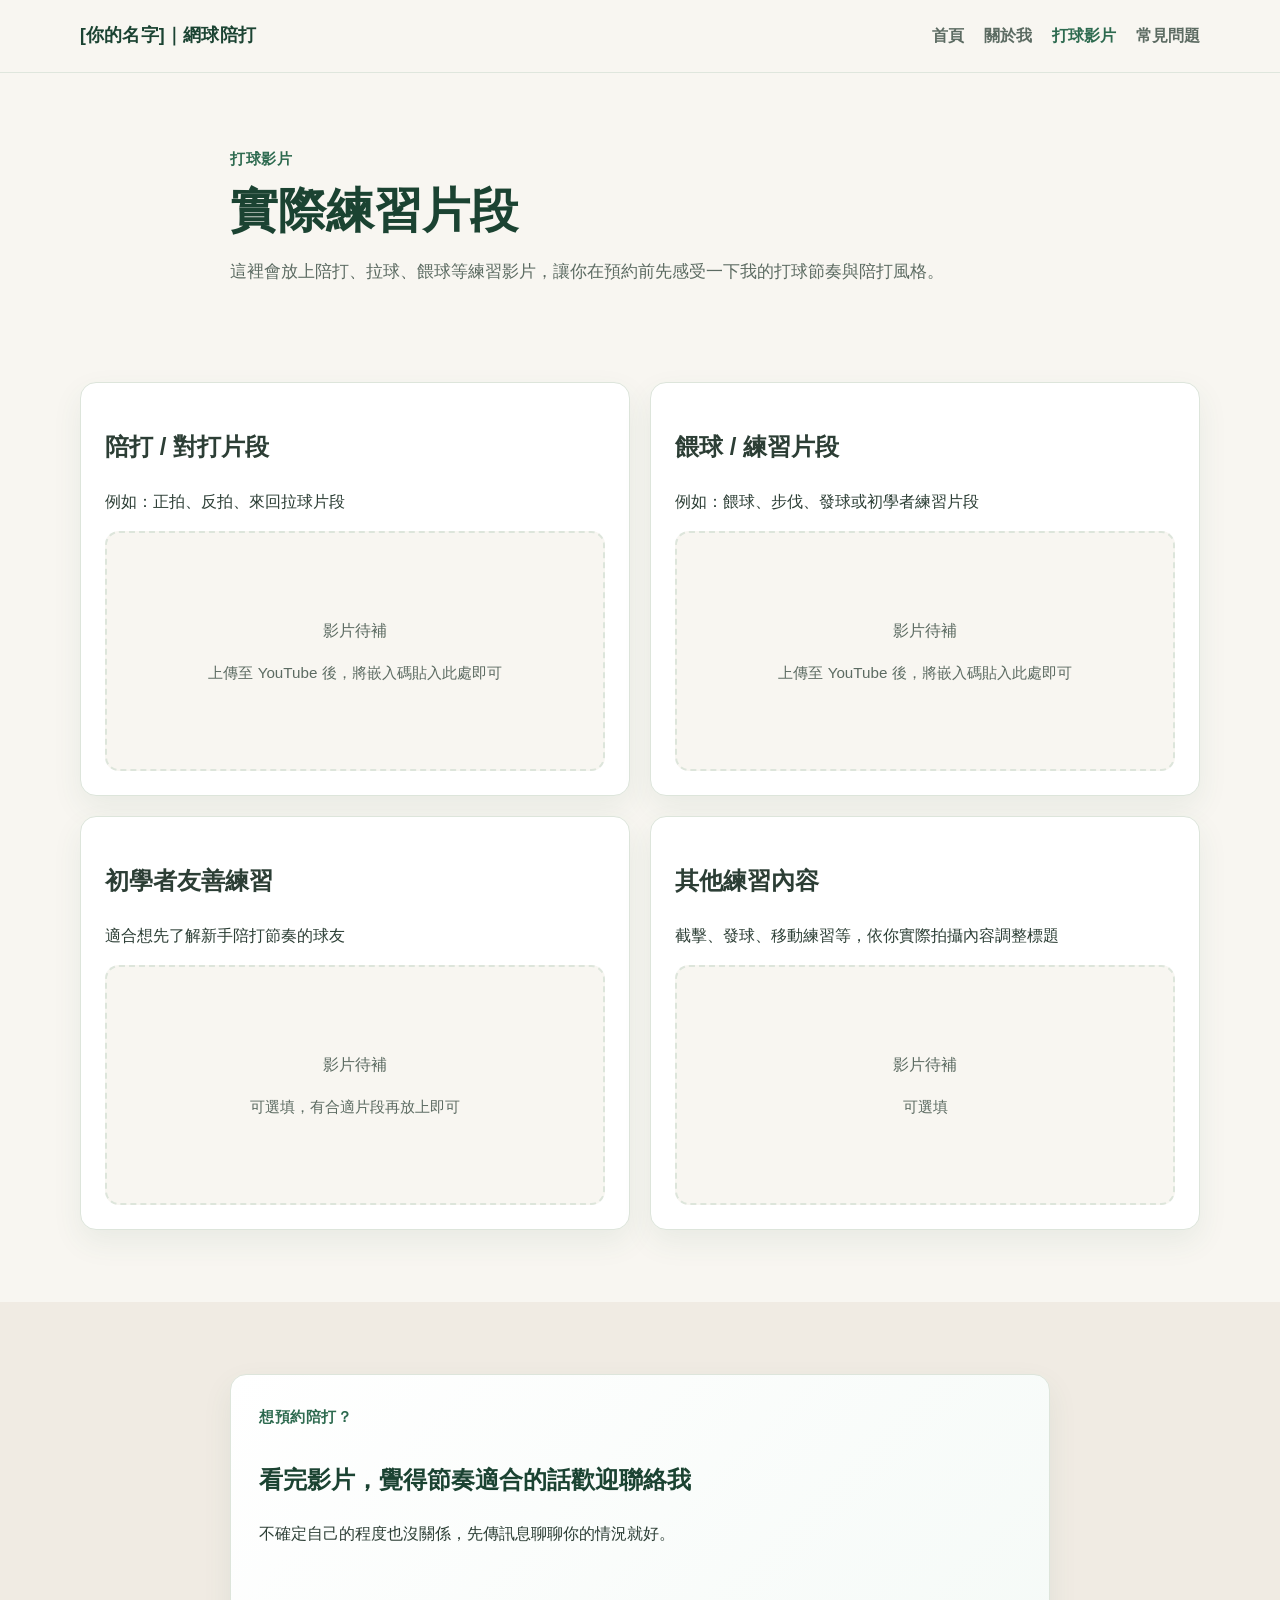
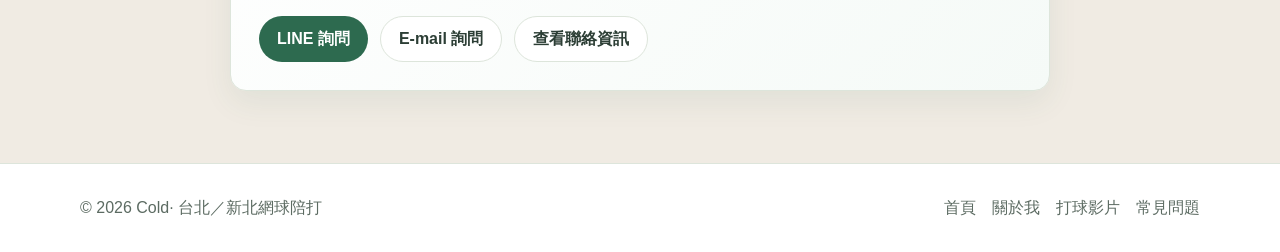
<file: videos.html>
<!DOCTYPE html>
<html lang="zh-Hant">
<head>
  <meta charset="UTF-8" />
  <meta name="viewport" content="width=device-width, initial-scale=1.0" />
  <title>打球影片｜網球陪打練習片段｜[你的名字]</title>
  <meta name="description" content="網球陪打、拉球、餵球與初學者練習的實際打球影片片段，讓你在預約前先了解我的陪打風格與節奏。" />
  <link rel="stylesheet" href="assets/style.css" />
</head>
<body>
  <header class="site-header">
    <div class="container nav-wrap">
      <a href="index.html" class="brand">[你的名字]｜網球陪打</a>
      <nav class="nav">
        <a href="index.html">首頁</a>
        <a href="about.html">關於我</a>
        <a href="videos.html" class="active">打球影片</a>
        <a href="faq.html">常見問題</a>
      </nav>
    </div>
  </header>

  <main>
    <section class="page-hero">
      <div class="container narrow">
        <p class="eyebrow">打球影片</p>
        <h1>實際練習片段</h1>
        <p class="lead">
          這裡會放上陪打、拉球、餵球等練習影片，讓你在預約前先感受一下我的打球節奏與陪打風格。
        </p>
      </div>
    </section>

    <section class="section">
      <div class="container">
        <div class="video-grid">
          <article class="video-card">
            <h2>陪打 / 對打片段</h2>
            <p>例如：正拍、反拍、來回拉球片段</p>
            <div class="video-placeholder">
              <!--
                準備好影片後，把下方 iframe 取消註解，並替換成你的 YouTube 嵌入網址：
                <iframe width="100%" height="315" src="https://www.youtube.com/embed/你的影片ID" title="陪打片段" frameborder="0" allowfullscreen style="border-radius:12px;"></iframe>
              -->
              <div>
                <p>影片待補</p>
                <p class="video-note">上傳至 YouTube 後，將嵌入碼貼入此處即可</p>
              </div>
            </div>
          </article>

          <article class="video-card">
            <h2>餵球 / 練習片段</h2>
            <p>例如：餵球、步伐、發球或初學者練習片段</p>
            <div class="video-placeholder">
              <!--
                <iframe width="100%" height="315" src="https://www.youtube.com/embed/你的影片ID" title="餵球片段" frameborder="0" allowfullscreen style="border-radius:12px;"></iframe>
              -->
              <div>
                <p>影片待補</p>
                <p class="video-note">上傳至 YouTube 後，將嵌入碼貼入此處即可</p>
              </div>
            </div>
          </article>

          <article class="video-card">
            <h2>初學者友善練習</h2>
            <p>適合想先了解新手陪打節奏的球友</p>
            <div class="video-placeholder">
              <!--
                <iframe width="100%" height="315" src="https://www.youtube.com/embed/你的影片ID" title="初學者練習" frameborder="0" allowfullscreen style="border-radius:12px;"></iframe>
              -->
              <div>
                <p>影片待補</p>
                <p class="video-note">可選填，有合適片段再放上即可</p>
              </div>
            </div>
          </article>

          <article class="video-card">
            <h2>其他練習內容</h2>
            <p>截擊、發球、移動練習等，依你實際拍攝內容調整標題</p>
            <div class="video-placeholder">
              <!--
                <iframe width="100%" height="315" src="https://www.youtube.com/embed/你的影片ID" title="其他練習" frameborder="0" allowfullscreen style="border-radius:12px;"></iframe>
              -->
              <div>
                <p>影片待補</p>
                <p class="video-note">可選填</p>
              </div>
            </div>
          </article>
        </div>
      </div>
    </section>

    <section class="section section-alt">
      <div class="container narrow">
        <div class="contact-box" style="flex-direction: column; align-items: flex-start;">
          <div>
            <p class="section-label">想預約陪打？</p>
            <h2>看完影片，覺得節奏適合的話歡迎聯絡我</h2>
            <p>不確定自己的程度也沒關係，先傳訊息聊聊你的情況就好。</p>
          </div>
          <div class="contact-actions">
            <a class="btn btn-primary" href="https://line.me/ti/p/~becausecold" target="_blank" rel="noopener">LINE 詢問</a>
            <a class="btn btn-secondary" href="mailto:becausecold@gmail.com">E-mail 詢問</a>
            <a class="btn btn-secondary" href="index.html#contact">查看聯絡資訊</a>
          </div>
        </div>
      </div>
    </section>
  </main>

  <footer class="site-footer">
    <div class="container footer-wrap">
      <p>© 2026 Cold· 台北／新北網球陪打</p>
      <div class="footer-links">
        <a href="index.html">首頁</a>
        <a href="about.html">關於我</a>
        <a href="videos.html">打球影片</a>
        <a href="faq.html">常見問題</a>
      </div>
    </div>
  </footer>
</body>
</html>
</file>
<file: assets/style.css>
:root {
  --bg: #f8f6f1;
  --bg-alt: #f0ebe3;
  --surface: #ffffff;
  --text: #2c3e35;
  --muted: #5c6b62;
  --primary: #2d6a4f;
  --primary-dark: #1b4332;
  --accent: #c87941;
  --accent-soft: #e8d5c4;
  --border: #dde5db;
  --shadow: 0 12px 30px rgba(45, 106, 79, 0.08);
  --radius: 16px;
  --container: 1120px;
}

* {
  box-sizing: border-box;
}

html {
  scroll-behavior: smooth;
}

body {
  margin: 0;
  font-family: "Segoe UI", "PingFang TC", "Microsoft JhengHei", sans-serif;
  color: var(--text);
  background: var(--bg);
  line-height: 1.7;
}

a {
  color: inherit;
  text-decoration: none;
}

img {
  max-width: 100%;
  display: block;
}

.container {
  width: min(100% - 32px, var(--container));
  margin: 0 auto;
}

.narrow {
  width: min(100% - 32px, 820px);
  margin: 0 auto;
}

.site-header {
  position: sticky;
  top: 0;
  z-index: 100;
  background: rgba(248, 246, 241, 0.92);
  backdrop-filter: blur(10px);
  border-bottom: 1px solid rgba(221, 229, 219, 0.9);
}

.nav-wrap {
  display: flex;
  align-items: center;
  justify-content: space-between;
  min-height: 72px;
  gap: 20px;
}

.brand {
  font-size: 1.1rem;
  font-weight: 800;
  letter-spacing: 0.2px;
  color: var(--primary-dark);
}

.nav {
  display: flex;
  gap: 20px;
  flex-wrap: wrap;
}

.nav a {
  color: var(--muted);
  font-weight: 600;
  transition: color 0.2s ease;
}

.nav a:hover,
.nav a.active {
  color: var(--primary);
}

.hero {
  padding: 72px 0 56px;
}

.hero-grid {
  display: grid;
  grid-template-columns: 1.15fr 0.85fr;
  gap: 32px;
  align-items: center;
}

.hero-grid--with-photo {
  grid-template-columns: 1fr 1fr;
}

.eyebrow,
.section-label {
  display: inline-block;
  color: var(--primary);
  font-size: 0.92rem;
  font-weight: 800;
  letter-spacing: 0.04em;
  margin: 0 0 10px;
}

.hero h1,
.page-hero h1 {
  font-size: clamp(2rem, 4vw, 3rem);
  line-height: 1.2;
  margin: 0 0 18px;
  color: var(--primary-dark);
}

.lead {
  font-size: 1.05rem;
  color: var(--muted);
  margin: 0;
}

.hero-text .lead {
  max-width: 760px;
}

.hero-buttons,
.contact-actions {
  display: flex;
  flex-wrap: wrap;
  gap: 12px;
  margin-top: 28px;
}

.btn {
  display: inline-flex;
  align-items: center;
  justify-content: center;
  min-height: 46px;
  padding: 0 18px;
  border-radius: 999px;
  font-weight: 700;
  transition: transform 0.15s ease, background 0.2s ease, color 0.2s ease, border-color 0.2s ease;
}

.btn:hover {
  transform: translateY(-1px);
}

.btn-primary {
  background: var(--primary);
  color: #fff;
}

.btn-primary:hover {
  background: var(--primary-dark);
}

.btn-secondary {
  border: 1px solid var(--border);
  background: #fff;
  color: var(--text);
}

.btn-secondary:hover {
  border-color: var(--primary);
  color: var(--primary);
}

.quick-points {
  margin: 28px 0 0;
  padding-left: 18px;
  color: var(--muted);
}

.photo-placeholder {
  aspect-ratio: 4 / 5;
  max-width: 380px;
  margin: 0 auto;
  border-radius: var(--radius);
  border: 2px dashed var(--border);
  background: linear-gradient(145deg, #fff 0%, var(--bg-alt) 100%);
  display: flex;
  flex-direction: column;
  align-items: center;
  justify-content: center;
  text-align: center;
  padding: 24px;
  color: var(--muted);
  overflow: hidden;
}

.photo-placeholder--wide {
  aspect-ratio: 16 / 10;
  max-width: 100%;
}

.photo-placeholder--round {
  aspect-ratio: 1;
  max-width: 200px;
  border-radius: 50%;
}

.photo-placeholder img {
  width: 100%;
  height: 100%;
  object-fit: cover;
  border-radius: inherit;
}

.photo-placeholder-text {
  margin: 0;
  font-size: 0.95rem;
  line-height: 1.6;
}

.photo-placeholder-text span {
  display: block;
  margin-top: 8px;
  font-size: 0.85rem;
  color: #8a9a90;
}

.photo-placeholder-icon {
  font-size: 2.5rem;
  margin-bottom: 12px;
  opacity: 0.5;
}

.hero-card,
.card,
.contact-box,
.video-card {
  background: var(--surface);
  border: 1px solid var(--border);
  border-radius: var(--radius);
  box-shadow: var(--shadow);
}

.hero-card {
  padding: 24px;
}

.hero-card h2 {
  margin-top: 0;
  margin-bottom: 12px;
  font-size: 1.25rem;
  color: var(--primary-dark);
}

.hero-card ul {
  margin: 0;
  padding-left: 18px;
  color: var(--muted);
}

.section {
  padding: 72px 0;
}

.section-alt {
  background: var(--bg-alt);
}

.section-heading {
  margin-bottom: 28px;
}

.section-heading--center {
  text-align: center;
}

.section-heading h2 {
  margin: 0 0 8px;
  font-size: clamp(1.6rem, 3vw, 2.2rem);
  color: var(--primary-dark);
}

.section-desc {
  color: var(--muted);
  margin: 0;
}

.cards {
  display: grid;
  gap: 20px;
}

.three-cols {
  grid-template-columns: repeat(3, minmax(0, 1fr));
}

.two-cols {
  grid-template-columns: repeat(2, minmax(0, 1fr));
}

.card {
  padding: 24px;
}

.card h2,
.card h3 {
  margin-top: 0;
  color: var(--primary-dark);
}

.card p:last-child {
  margin-bottom: 0;
}

.two-col {
  display: grid;
  grid-template-columns: repeat(2, minmax(0, 1fr));
  gap: 20px;
}

.about-intro {
  display: grid;
  grid-template-columns: auto 1fr;
  gap: 32px;
  align-items: start;
  margin-bottom: 24px;
}

.video-grid {
  display: grid;
  grid-template-columns: repeat(2, minmax(0, 1fr));
  gap: 20px;
}

.video-card {
  padding: 24px;
}

.video-placeholder {
  min-height: 240px;
  border: 2px dashed var(--border);
  border-radius: 14px;
  display: grid;
  place-items: center;
  text-align: center;
  padding: 20px;
  color: var(--muted);
  background: var(--bg);
}

.video-note {
  font-size: 0.95rem;
}

.list {
  margin: 0;
  padding-left: 18px;
}

.price {
  font-size: 1.6rem;
  font-weight: 800;
  color: var(--primary);
  margin: 10px 0 8px;
}

.note-card {
  margin-top: 20px;
}

.note-card--info {
  background: #eef6f1;
  border-left: 4px solid var(--primary);
}

.note-card--info h4 {
  color: var(--primary-dark);
  margin-top: 0;
  margin-bottom: 8px;
}

.page-hero {
  padding: 72px 0 24px;
}

.faq-list {
  display: grid;
  gap: 18px;
}

.faq-item {
  background: var(--surface);
  border: 1px solid var(--border);
  border-radius: var(--radius);
  padding: 24px;
  box-shadow: var(--shadow);
}

.faq-item h2 {
  margin-top: 0;
  font-size: 1.2rem;
  color: var(--primary-dark);
}

.contact-box {
  padding: 28px;
  display: flex;
  justify-content: space-between;
  gap: 24px;
  align-items: center;
  background: linear-gradient(135deg, #fff 0%, #f5faf7 100%);
}

.contact-box h2 {
  color: var(--primary-dark);
}

.contact-note {
  margin-top: 12px;
  font-size: 0.95rem;
  color: var(--muted);
}

.testimonial {
  background: var(--surface);
  border: 1px solid var(--border);
  border-radius: var(--radius);
  padding: 24px 28px;
  box-shadow: var(--shadow);
  border-left: 4px solid var(--accent);
}

.testimonial blockquote {
  margin: 0 0 12px;
  font-size: 1.05rem;
  color: var(--text);
}

.testimonial cite {
  font-style: normal;
  font-size: 0.9rem;
  color: var(--muted);
}

.map-container {
  text-align: center;
  margin-bottom: 3rem;
}

.responsive-map {
  max-width: 100%;
  height: auto;
  border-radius: var(--radius);
  box-shadow: var(--shadow);
  margin: 0 auto;
}

.map-legend {
  display: flex;
  justify-content: center;
  gap: 2rem;
  margin-top: 1.5rem;
  flex-wrap: wrap;
}

.legend-item {
  display: flex;
  align-items: center;
  gap: 0.5rem;
  font-size: 0.9rem;
  color: var(--muted);
}

.legend-swatch {
  display: inline-block;
  width: 24px;
  height: 16px;
  border-radius: 2px;
}

.legend-swatch--primary {
  background-color: rgba(243, 156, 18, 0.3);
  border: 1px solid #f39c12;
}

.legend-swatch--extension {
  border: 2px dashed #c87941;
}

.area-card {
  padding: 1.5rem;
}

.area-card--primary {
  border-top: 5px solid var(--primary);
}

.area-card--extension {
  border-top: 5px solid var(--accent);
}

.area-card h3 {
  display: flex;
  align-items: center;
  gap: 0.5rem;
  margin-bottom: 1rem;
}

.area-badge {
  color: white;
  border-radius: 50%;
  width: 24px;
  height: 24px;
  display: inline-flex;
  align-items: center;
  justify-content: center;
  font-size: 0.8rem;
  flex-shrink: 0;
}

.area-badge--primary {
  background: var(--primary);
}

.area-badge--extension {
  background: var(--accent);
}

.area-card-title {
  font-weight: bold;
  color: var(--text);
  font-size: 1.1rem;
  margin-bottom: 0.5rem;
}

.area-card-desc {
  color: var(--muted);
  font-size: 0.9rem;
  margin-bottom: 1rem;
}

.area-divider {
  border: 0;
  border-top: 1px solid var(--border);
  margin-bottom: 1rem;
}

.area-regions {
  font-size: 0.9rem;
  color: var(--muted);
  line-height: 1.6;
  margin: 0;
}

.site-footer {
  border-top: 1px solid var(--border);
  background: #fff;
}

.footer-wrap {
  min-height: 88px;
  display: flex;
  align-items: center;
  justify-content: space-between;
  gap: 16px;
  flex-wrap: wrap;
}

.footer-wrap p {
  margin: 0;
  color: var(--muted);
}

.footer-links {
  display: flex;
  gap: 16px;
  flex-wrap: wrap;
}

.footer-links a {
  color: var(--muted);
}

.footer-links a:hover {
  color: var(--primary);
}

@media (max-width: 960px) {
  .hero-grid,
  .hero-grid--with-photo,
  .two-col,
  .three-cols,
  .two-cols,
  .video-grid,
  .about-intro {
    grid-template-columns: 1fr;
  }

  .contact-box {
    flex-direction: column;
    align-items: flex-start;
  }

  .photo-placeholder {
    max-width: 100%;
  }

  .photo-placeholder--round {
    margin: 0 auto;
  }
}

@media (max-width: 720px) {
  .site-header {
    position: static;
  }

  .nav-wrap {
    padding: 14px 0;
    align-items: flex-start;
    flex-direction: column;
  }

  .nav {
    gap: 14px;
  }

  .hero {
    padding-top: 48px;
  }

  .section,
  .page-hero {
    padding-top: 56px;
    padding-bottom: 56px;
  }

  .card,
  .hero-card,
  .video-card,
  .faq-item,
  .contact-box {
    padding: 20px;
  }
}
</file>
